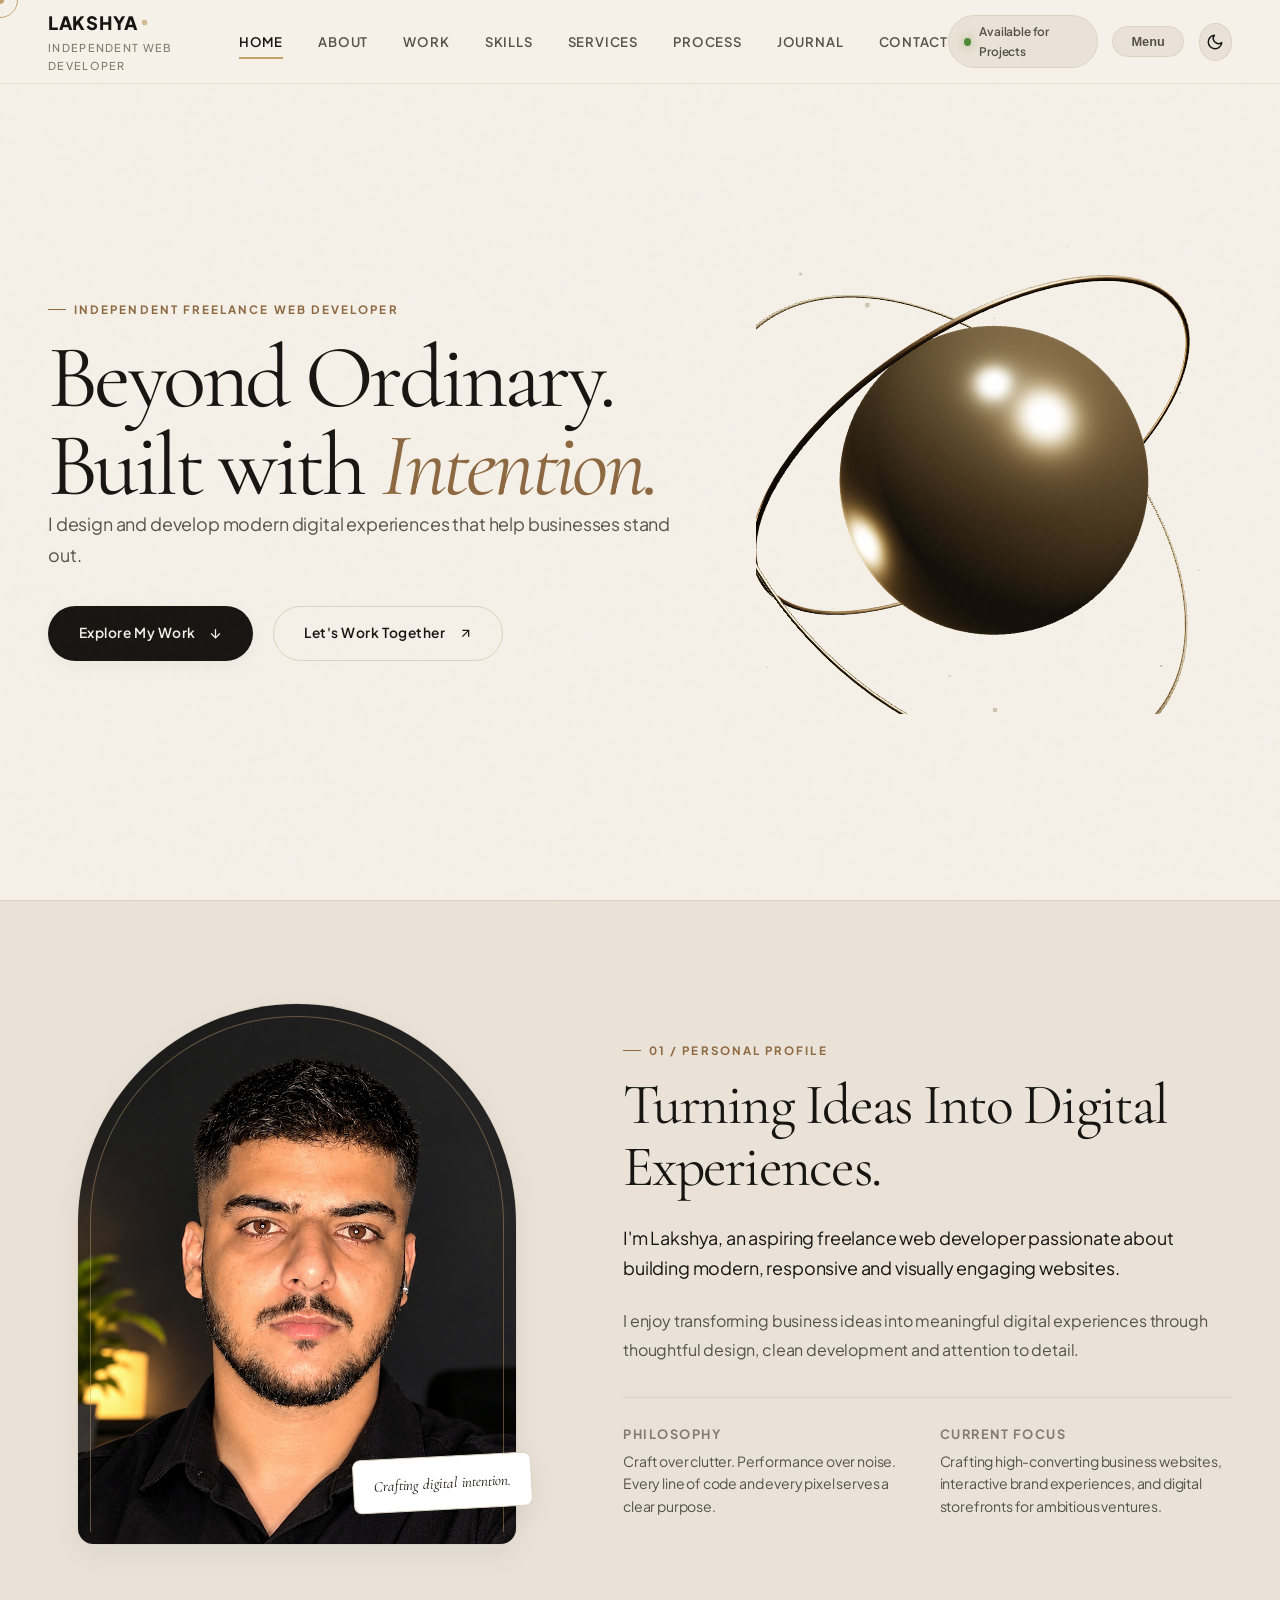
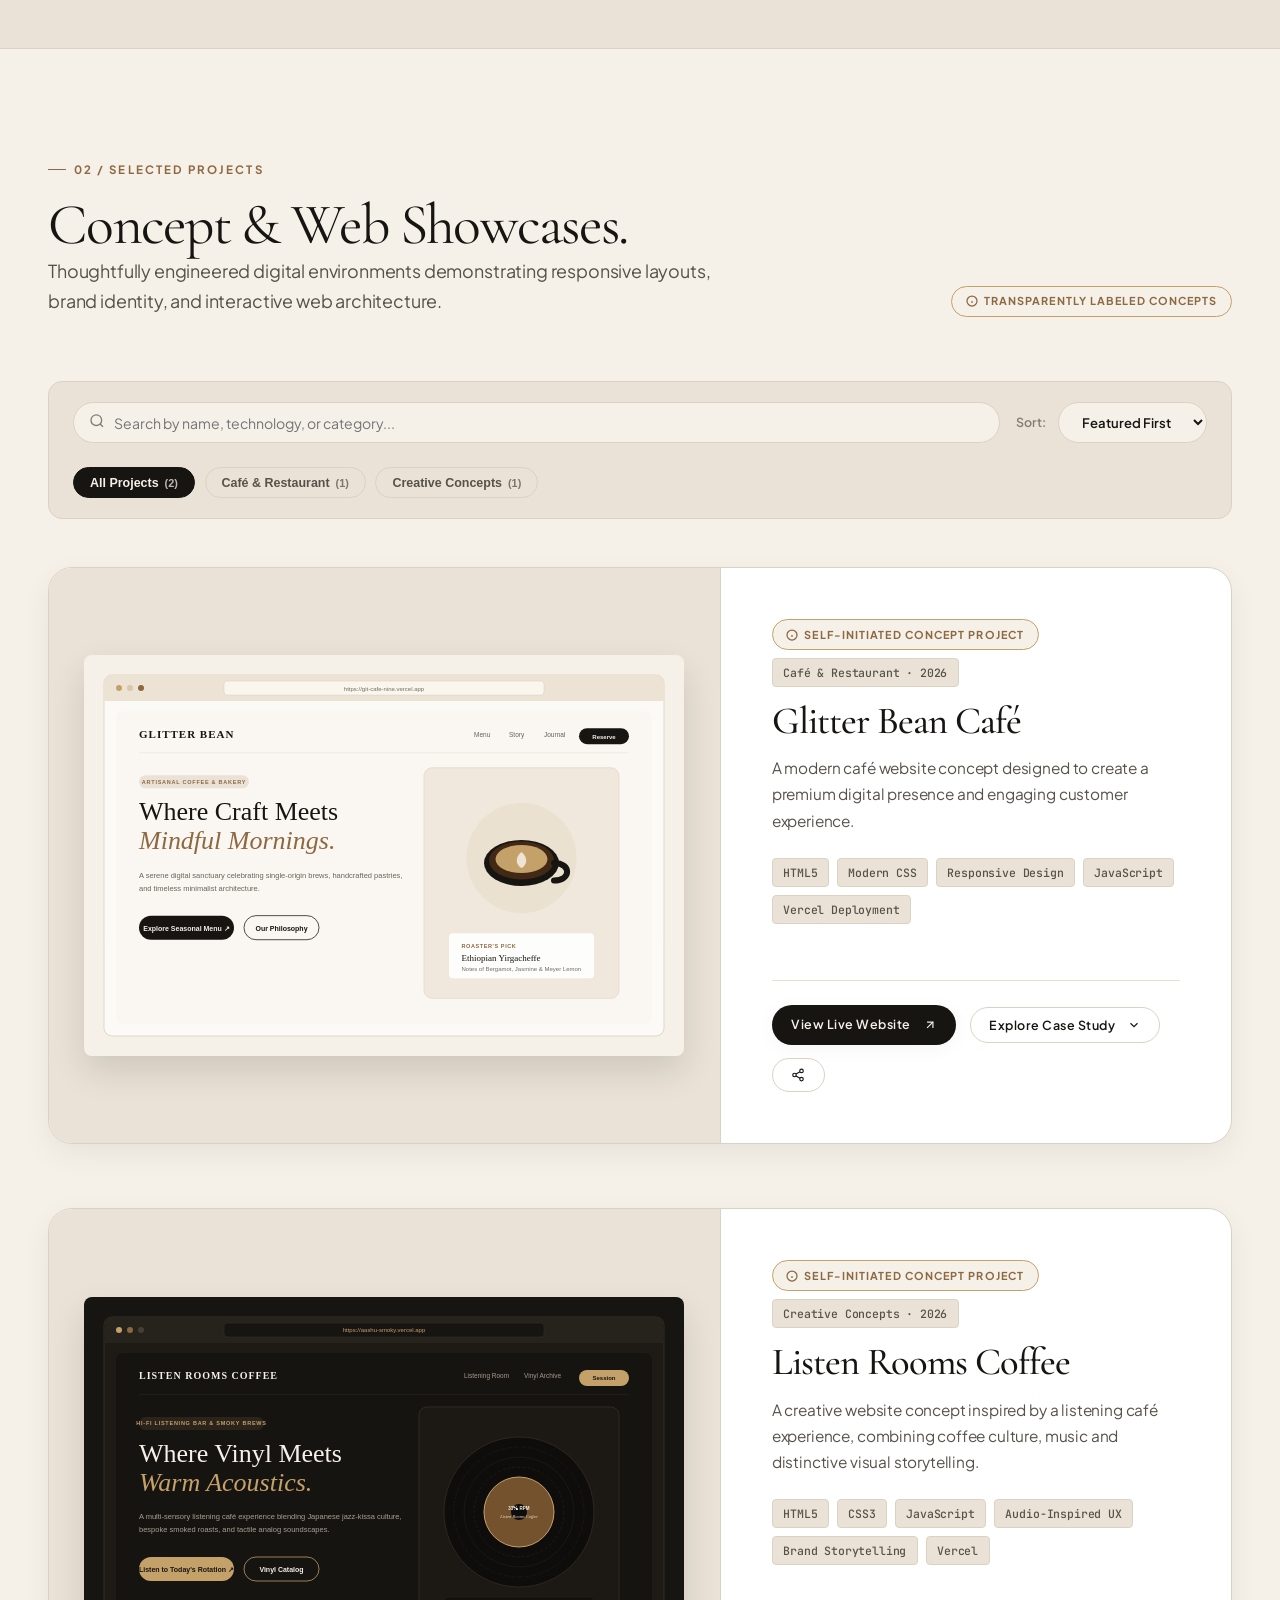
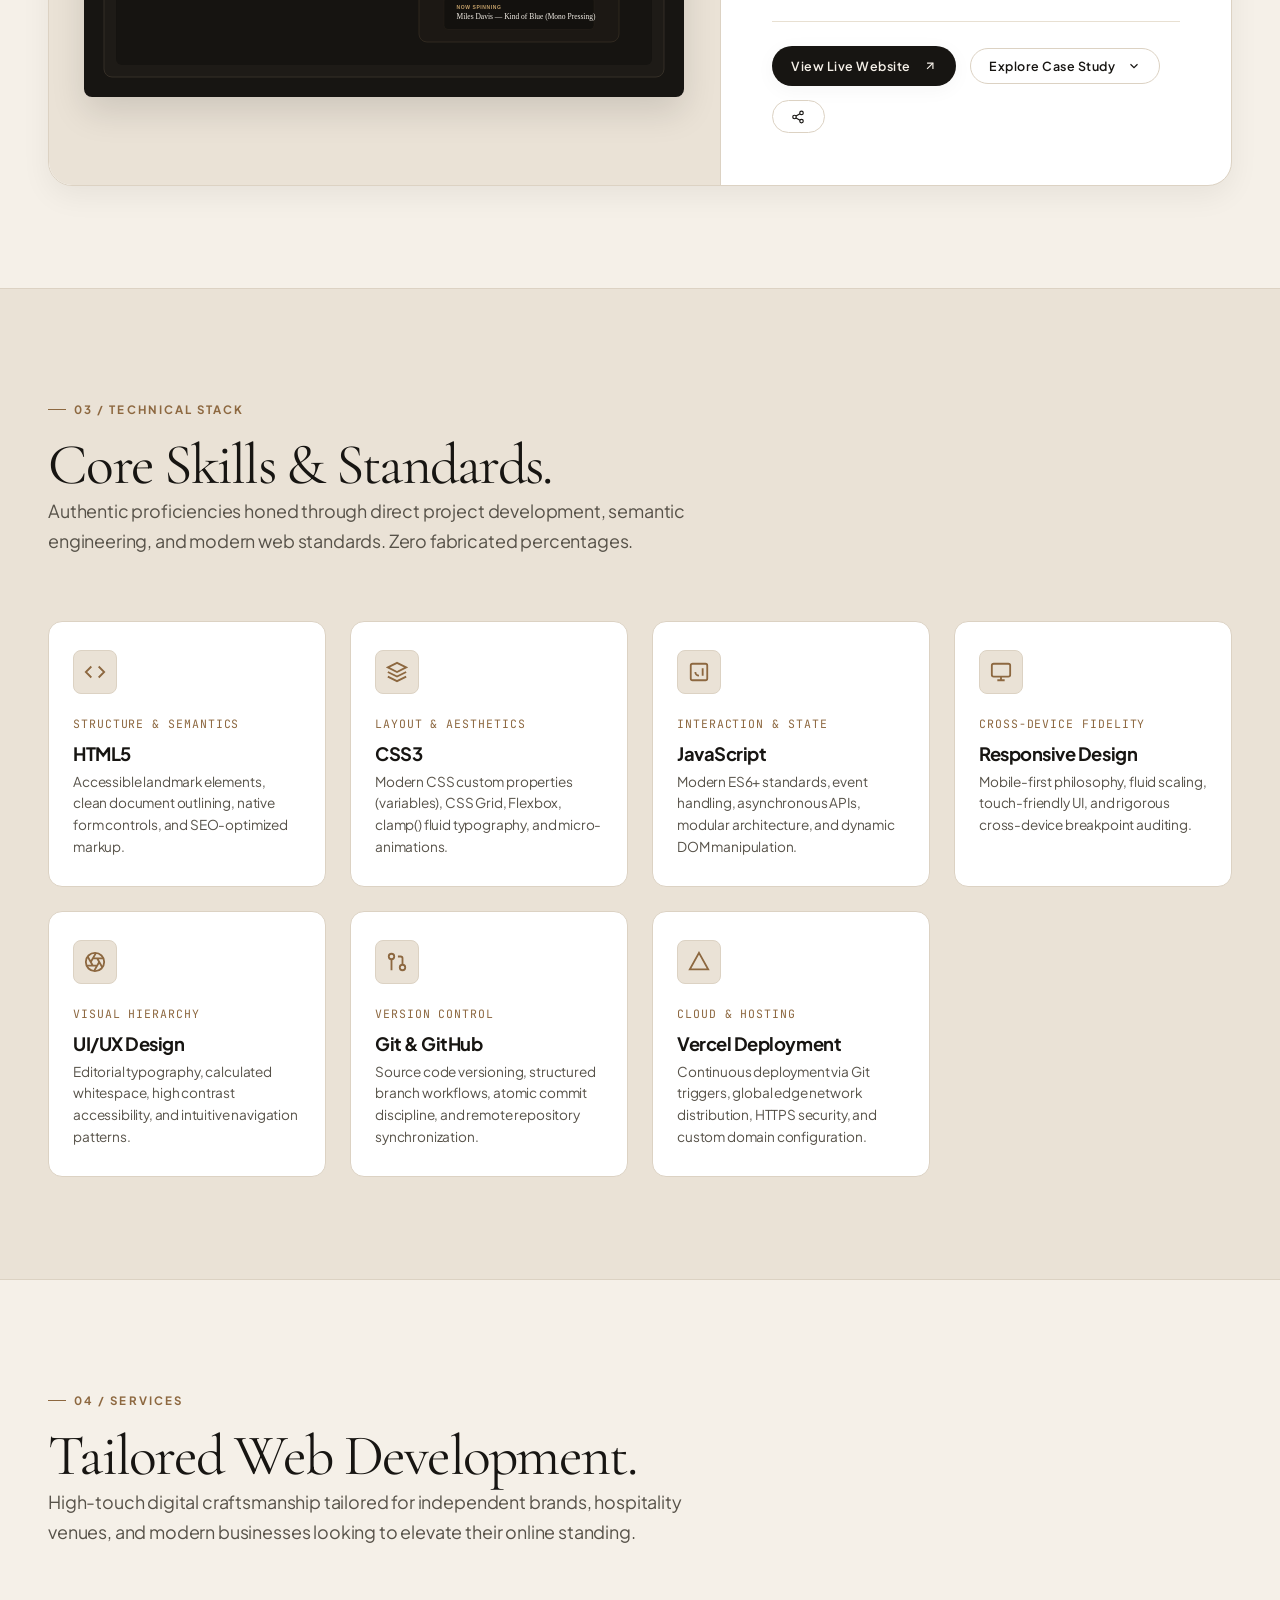
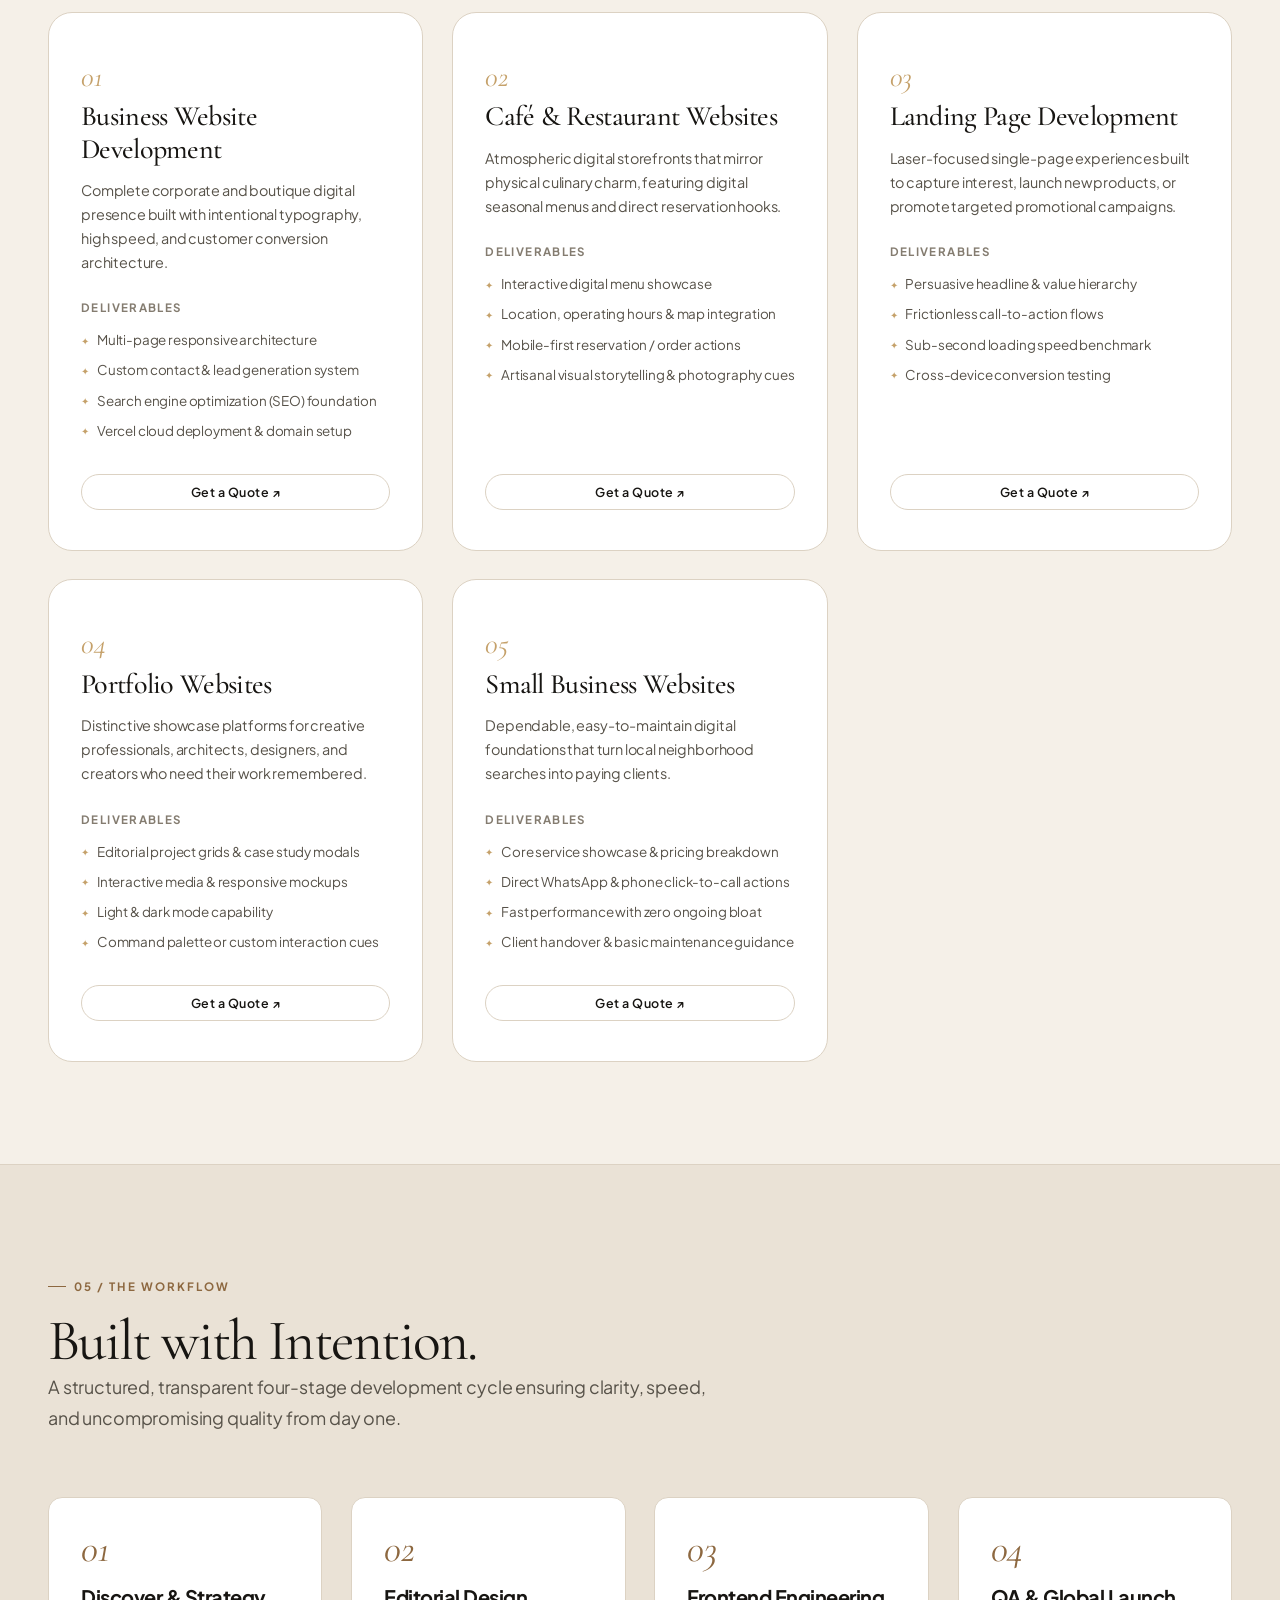
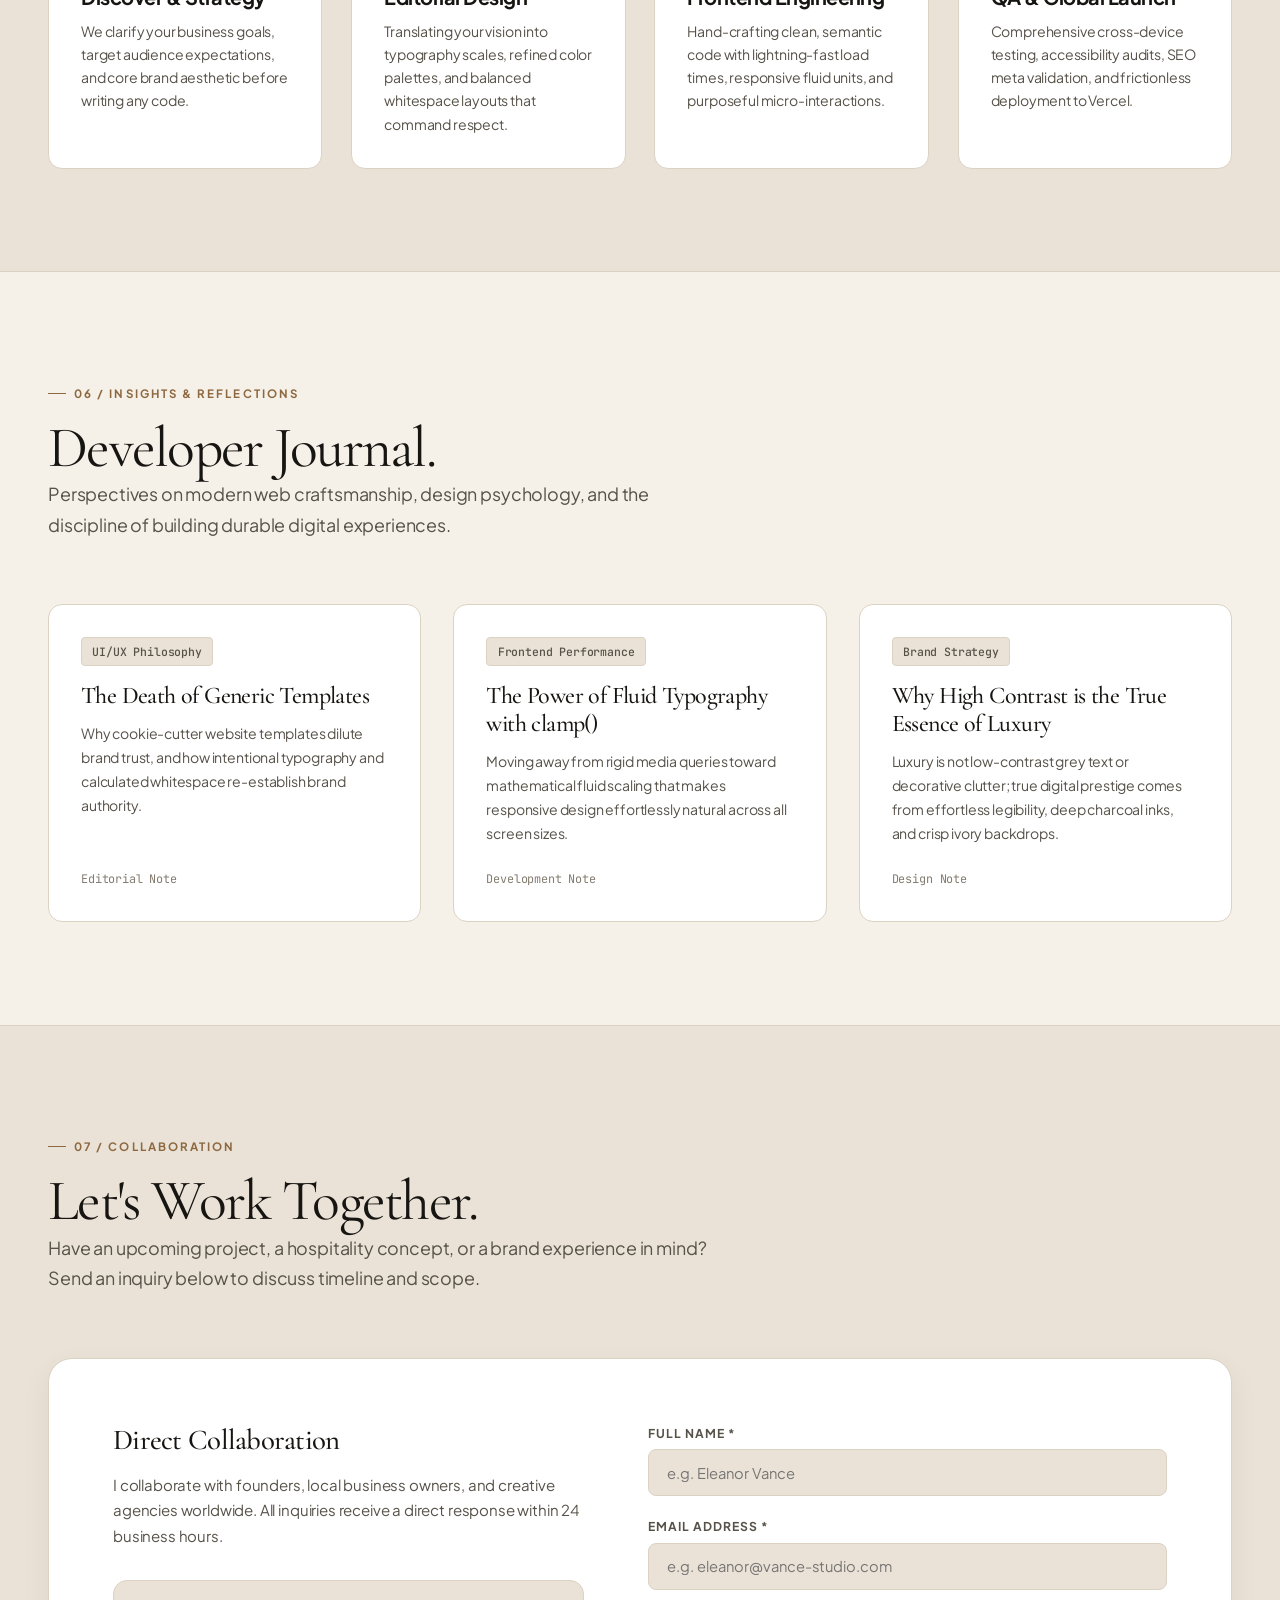
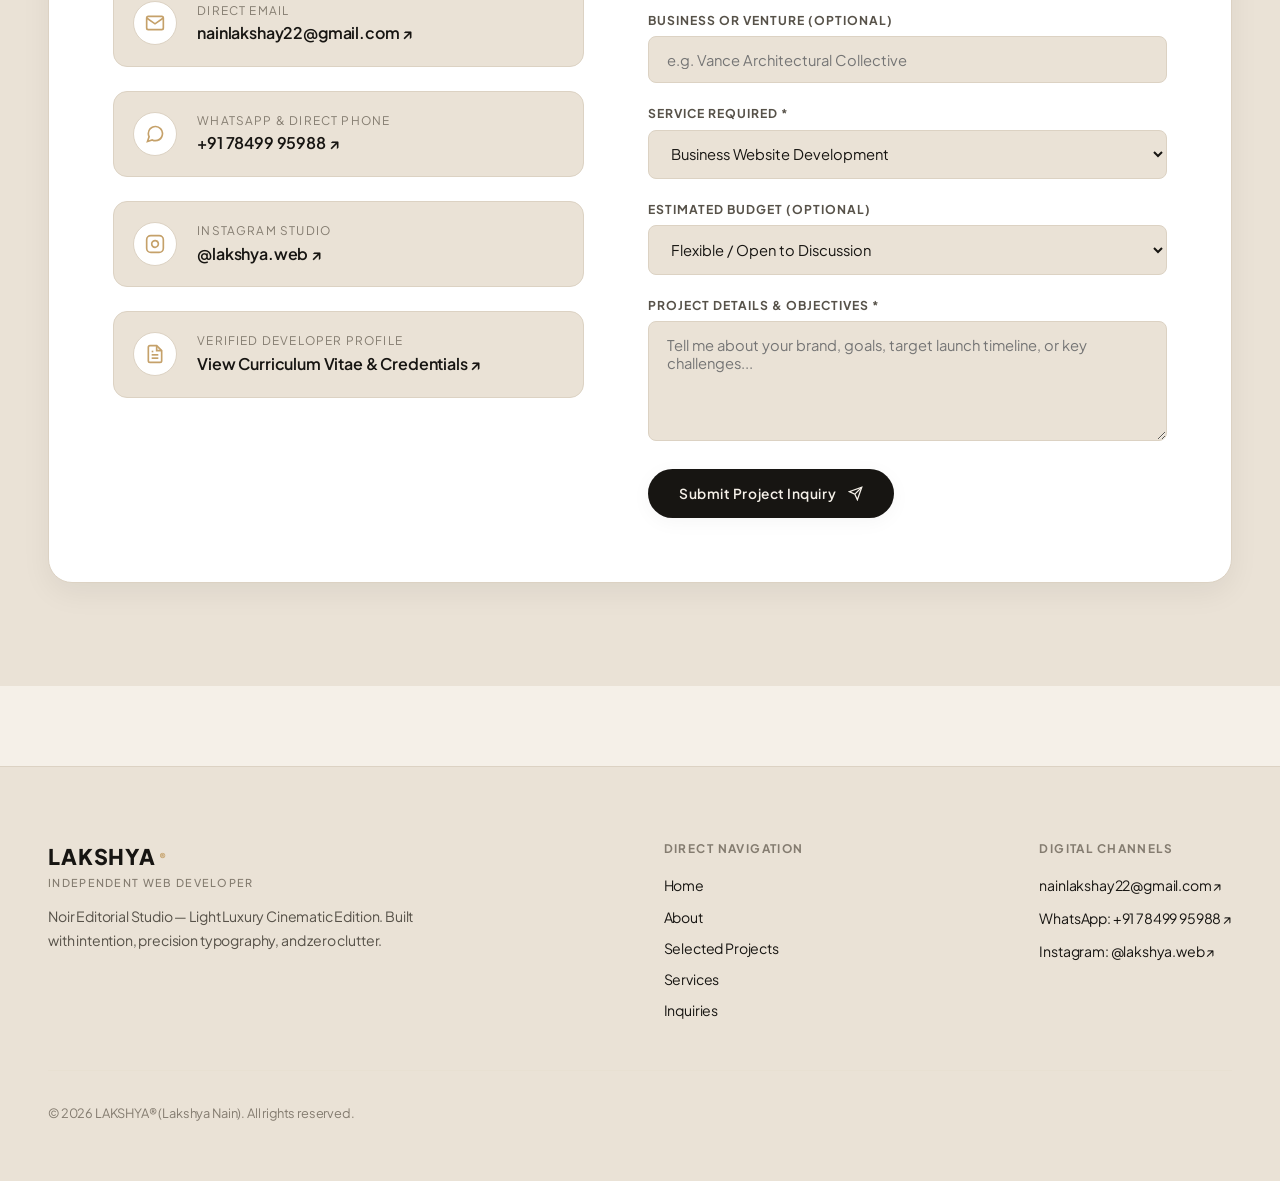
<file: index.html>
<!DOCTYPE html>
<html lang="en" data-theme="light">
<head>
  <meta charset="UTF-8">
  <meta name="viewport" content="width=device-width, initial-scale=1.0">
  <meta name="theme-color" content="#F5F0E8">
  <meta name="description" content="LAKSHYA® — Independent Freelance Web Developer. Crafting luxury editorial digital experiences, high-converting business websites, and bespoke web platforms with intention.">
  <meta name="keywords" content="Lakshya, Lakshya Nain, freelance web developer, luxury website design, frontend developer, portfolio, noir editorial studio">
  <meta name="author" content="Lakshya Nain">
  
  <!-- Open Graph / Facebook -->
  <meta property="og:type" content="website">
  <meta property="og:url" content="https://lakshya-portfolio.vercel.app/">
  <meta property="og:title" content="LAKSHYA® — Independent Freelance Web Developer">
  <meta property="og:description" content="Beyond Ordinary. Built with Intention. Digital experiences that help modern businesses stand out.">
  <meta property="og:image" content="public/images/lakshya-portrait.jpg">

  <!-- Twitter -->
  <meta property="twitter:card" content="summary_large_image">
  <meta property="twitter:title" content="LAKSHYA® — Independent Freelance Web Developer">
  <meta property="twitter:description" content="Beyond Ordinary. Built with Intention. Luxury editorial web design and development.">
  <meta property="twitter:image" content="public/images/lakshya-portrait.jpg">

  <title>LAKSHYA® — Independent Freelance Web Developer · Noir Editorial Studio</title>
  <link rel="icon" type="image/svg+xml" href="favicon.svg">

  <!-- Typography: Web fonts with graceful system fallback -->
  <link rel="preconnect" href="https://fonts.googleapis.com">
  <link rel="preconnect" href="https://fonts.gstatic.com" crossorigin>
  <link href="https://fonts.googleapis.com/css2?family=Cormorant+Garamond:ital,wght@0,400;0,500;0,600;1,400;1,600&family=Plus+Jakarta+Sans:wght@400;500;600;700;800&family=JetBrains+Mono:wght@400;500&display=swap" rel="stylesheet">

  <!-- Design System Stylesheets -->
  <link rel="stylesheet" href="public/css/tokens.css?v=4">
  <link rel="stylesheet" href="public/css/base.css?v=4">
  <link rel="stylesheet" href="public/css/layout.css?v=4">
  <link rel="stylesheet" href="public/css/components.css?v=4">

  <!-- Structured Data (JSON-LD) -->
  <script type="application/ld+json">
  {
    "@context": "https://schema.org",
    "@type": "Person",
    "name": "Lakshya Nain",
    "alternateName": "LAKSHYA®",
    "url": "https://lakshya-portfolio.vercel.app/",
    "jobTitle": "Independent Freelance Web Developer",
    "telephone": "+917849995988",
    "email": "nainlakshay22@gmail.com",
    "sameAs": [
      "https://www.instagram.com/lakshya.web/"
    ],
    "knowsAbout": ["Web Development", "Responsive Design", "UI/UX Design", "HTML5", "CSS3", "JavaScript"]
  }
  </script>
</head>
<body>
  <!-- Subtle Editorial Grain & Luxury Custom Cursor -->
  <div class="grain-overlay" aria-hidden="true"></div>
  <div class="scroll-progress-bar" aria-hidden="true"></div>
  <div class="custom-cursor" aria-hidden="true"></div>
  <div class="custom-cursor-follower" aria-hidden="true"></div>

  <!-- ==========================================================================
       SITE HEADER / STICKY NAVIGATION
       ========================================================================== -->
  <header class="site-header" id="site-header">
    <div class="page-container nav-container">
      <a href="#home" class="brand-wordmark" aria-label="LAKSHYA® Home">
        <span class="brand-name">LAKSHYA<sup>®</sup></span>
        <span class="brand-role">Independent Web Developer</span>
      </a>

      <!-- Desktop Navigation Links -->
      <nav class="desktop-nav" aria-label="Primary Navigation">
        <a href="#home">Home</a>
        <a href="#about">About</a>
        <a href="#work">Work</a>
        <a href="#skills">Skills</a>
        <a href="#services">Services</a>
        <a href="#process">Process</a>
        <a href="#journal">Journal</a>
        <a href="#contact">Contact</a>
      </nav>

      <!-- Header Utilities -->
      <div class="header-actions">
        <!-- Live Availability Pill -->
        <div class="availability-pill" title="Current Freelance Availability Status">
          <span class="dot"></span>
          <span>Available for Projects</span>
        </div>

        <!-- Header Menu Button -->
        <button class="btn-header-menu" id="btn-open-cmd" aria-label="Open Navigation Menu">
          <span>Menu</span>
        </button>

        <!-- Theme Toggle Button -->
        <button class="btn-theme-toggle" aria-label="Toggle Theme Mode">
          <svg width="18" height="18" viewBox="0 0 24 24" fill="none" stroke="currentColor" stroke-width="2"><path d="M21 12.79A9 9 0 1 1 11.21 3 7 7 0 0 0 21 12.79z"/></svg>
        </button>

        <!-- Mobile Drawer Toggle -->
        <button class="btn-mobile-toggle" id="btn-mobile-toggle" aria-label="Toggle Navigation Drawer" aria-expanded="false">
          <span></span>
          <span></span>
          <span></span>
        </button>
      </div>
    </div>
  </header>

  <!-- Mobile Drawer Menu -->
  <div class="mobile-drawer" id="mobile-drawer" aria-label="Mobile Navigation">
    <div class="mobile-nav-links">
      <a href="#home">Home <span>01</span></a>
      <a href="#about">About <span>02</span></a>
      <a href="#work">Work <span>03</span></a>
      <a href="#skills">Skills <span>04</span></a>
      <a href="#services">Services <span>05</span></a>
      <a href="#process">Process <span>06</span></a>
      <a href="#journal">Journal <span>07</span></a>
      <a href="#contact">Contact <span>08</span></a>
    </div>
    <div style="padding-top: 2rem; border-top: 1px solid var(--color-border); display: flex; flex-direction: column; gap: 0.8rem;">
      <p style="font-size: 0.8rem; color: var(--color-text-muted);">Inquiries: nainlakshay22@gmail.com</p>
      <a href="https://wa.me/917849995988" target="_blank" rel="noopener noreferrer" style="font-size: 0.85rem; font-weight: 600; color: var(--color-text-primary);">WhatsApp: +91 78499 95988 ↗</a>
      <a href="https://www.instagram.com/lakshya.web/" target="_blank" rel="noopener noreferrer" style="font-size: 0.85rem; font-weight: 600; color: var(--color-text-primary);">Instagram: @lakshya.web ↗</a>
      <div class="availability-pill" style="align-self: flex-start; margin-top: 0.4rem;">
        <span class="dot"></span>
        <span>Available for Projects</span>
      </div>
    </div>
  </div>

  <main id="main-content">
    <!-- ==========================================================================
         PHASE 3 — CINEMATIC INTERACTIVE HERO
         ========================================================================== -->
    <section class="hero-section" id="home">
      <div class="page-container hero-grid">
        <div class="hero-headline-wrap">
          <span class="section-label">Independent Freelance Web Developer</span>
          <h1 class="display-title">
            Beyond Ordinary.<br>
            Built with <em>Intention.</em>
          </h1>
          <p class="lead-text" style="max-width: 520px; margin-top: 1.5rem;">
            I design and develop modern digital experiences that help businesses stand out.
          </p>
          <div class="hero-actions-group">
            <a href="#work" class="btn btn-primary">
              Explore My Work
              <svg width="15" height="15" viewBox="0 0 24 24" fill="none" stroke="currentColor" stroke-width="2"><line x1="12" y1="5" x2="12" y2="19"/><polyline points="19 12 12 19 5 12"/></svg>
            </a>
            <a href="#contact" class="btn btn-secondary">
              Let's Work Together
              <svg width="15" height="15" viewBox="0 0 24 24" fill="none" stroke="currentColor" stroke-width="2"><line x1="7" y1="17" x2="17" y2="7"/><polyline points="7 7 17 7 17 17"/></svg>
            </a>
          </div>
        </div>

        <!-- 3D Interactive Three.js Scene with Graceful Fallback -->
        <div class="hero-canvas-container" id="hero-3d-container">
          <canvas id="hero-3d-canvas" aria-label="Interactive 3D Architectural Sphere"></canvas>
          <div class="hero-3d-fallback" aria-hidden="true"></div>
        </div>
      </div>
    </section>

    <!-- ==========================================================================
         PHASE 4 — MY PERSONAL PROFILE & PHOTO (ABOUT SECTION)
         ========================================================================== -->
    <section class="about-section" id="about" style="background-color: var(--color-bg-secondary); border-top: 1px solid var(--color-border); border-bottom: 1px solid var(--color-border);">
      <div class="page-container about-grid">
        <!-- Exact Preserved Portrait Photo -->
        <div class="portrait-wrapper">
          <div class="portrait-frame">
            <img src="public/images/lakshya-portrait.jpg" alt="Lakshya — Independent Web Developer" class="portrait-img" loading="lazy">
          </div>
          <div class="portrait-signature-badge">
            <span>Crafting digital intention.</span>
          </div>
        </div>

        <!-- Editorial About Copy -->
        <div class="about-content">
          <span class="section-label">01 / Personal Profile</span>
          <h2 class="section-title" style="margin-bottom: 1.5rem;">Turning Ideas Into Digital Experiences.</h2>
          <p class="lead-text" style="margin-bottom: 1.5rem; color: var(--color-text-primary);">
            I'm Lakshya, an aspiring freelance web developer passionate about building modern, responsive and visually engaging websites.
          </p>
          <p style="margin-bottom: 1.5rem; line-height: 1.8;">
            I enjoy transforming business ideas into meaningful digital experiences through thoughtful design, clean development and attention to detail.
          </p>

          <div style="display: grid; grid-template-columns: 1fr 1fr; gap: 1.5rem; margin-top: 2rem; border-top: 1px solid var(--color-border); padding-top: 1.8rem;">
            <div>
              <h3 style="font-size: 0.8rem; font-weight: 700; text-transform: uppercase; letter-spacing: 0.12em; color: var(--color-text-muted); margin-bottom: 0.5rem;">Philosophy</h3>
              <p style="font-size: 0.88rem; line-height: 1.6;">Craft over clutter. Performance over noise. Every line of code and every pixel serves a clear purpose.</p>
            </div>
            <div>
              <h3 style="font-size: 0.8rem; font-weight: 700; text-transform: uppercase; letter-spacing: 0.12em; color: var(--color-text-muted); margin-bottom: 0.5rem;">Current Focus</h3>
              <p style="font-size: 0.88rem; line-height: 1.6;">Crafting high-converting business websites, interactive brand experiences, and digital storefronts for ambitious ventures.</p>
            </div>
          </div>
        </div>
      </div>
    </section>

    <!-- ==========================================================================
         PHASE 5 — ADVANCED PROJECT MANAGEMENT & SHOWCASE
         ========================================================================== -->
    <section class="projects-section" id="work">
      <div class="page-container">
        <div class="section-header">
          <div class="section-header-left">
            <span class="section-label">02 / Selected Projects</span>
            <h2 class="section-title">Concept &amp; Web Showcases.</h2>
            <p class="lead-text">
              Thoughtfully engineered digital environments demonstrating responsive layouts, brand identity, and interactive web architecture.
            </p>
          </div>
          <div class="concept-badge">
            <svg width="12" height="12" viewBox="0 0 24 24" fill="none" stroke="currentColor" stroke-width="2.5"><circle cx="12" cy="12" r="10"/><line x1="12" y1="16" x2="12" y2="12"/><line x1="12" y1="8" x2="12.01" y2="8"/></svg>
            Transparently Labeled Concepts
          </div>
        </div>

        <!-- Filter & Search Controls -->
        <div class="projects-filter-bar">
          <div class="filter-bar-top">
            <div class="search-box-wrapper">
              <span class="search-icon">
                <svg width="16" height="16" viewBox="0 0 24 24" fill="none" stroke="currentColor" stroke-width="2"><circle cx="11" cy="11" r="8"/><line x1="21" y1="21" x2="16.65" y2="16.65"/></svg>
              </span>
              <input type="text" id="project-search-input" class="search-input" placeholder="Search by name, technology, or category...">
            </div>

            <div class="filter-sort-wrapper">
              <label for="project-sort-select" style="font-size: 0.78rem; font-weight: 600; color: var(--color-text-muted);">Sort:</label>
              <select id="project-sort-select" class="sort-select">
                <option value="featured">Featured First</option>
                <option value="newest">Newest First</option>
                <option value="oldest">Oldest First</option>
              </select>
            </div>
          </div>

          <!-- Category Tags Filter -->
          <div class="category-tags-list">
            <button class="category-filter-btn active" data-category="all">
              All Projects <span class="count-badge">(2)</span>
            </button>
            <button class="category-filter-btn" data-category="cafe-restaurant">
              Café &amp; Restaurant <span class="count-badge">(1)</span>
            </button>
            <button class="category-filter-btn" data-category="creative-concepts">
              Creative Concepts <span class="count-badge">(1)</span>
            </button>
          </div>
        </div>

        <!-- Dynamic Projects Grid -->
        <div class="projects-grid" id="projects-list-container">
          <!-- Populated dynamically via public/js/projects.js -->
        </div>

        <!-- Empty State (Hidden by default) -->
        <div id="projects-empty-state" style="display: none; text-align: center; padding: 4rem 2rem; background-color: var(--color-bg-secondary); border: 1px dashed var(--color-border); border-radius: var(--radius-md);">
          <h4 style="font-size: 1.2rem; margin-bottom: 0.5rem;">No matching projects found</h4>
          <p style="font-size: 0.88rem; color: var(--color-text-secondary); margin-bottom: 1.5rem;">Try modifying your keyword search or selected category filter.</p>
          <button id="clear-filters-btn" class="btn btn-secondary btn-sm">Clear All Filters</button>
        </div>
      </div>
    </section>

    <!-- ==========================================================================
         PHASE 6 — SKILLS & EXPERTISE
         ========================================================================== -->
    <section class="skills-section" id="skills" style="background-color: var(--color-bg-secondary); border-top: 1px solid var(--color-border); border-bottom: 1px solid var(--color-border);">
      <div class="page-container">
        <div class="section-header">
          <div class="section-header-left">
            <span class="section-label">03 / Technical Stack</span>
            <h2 class="section-title">Core Skills &amp; Standards.</h2>
            <p class="lead-text">
              Authentic proficiencies honed through direct project development, semantic engineering, and modern web standards. Zero fabricated percentages.
            </p>
          </div>
        </div>

        <div class="skills-grid">
          <!-- HTML5 -->
          <div class="skill-card">
            <div class="skill-icon-wrap">
              <svg width="22" height="22" viewBox="0 0 24 24" fill="none" stroke="currentColor" stroke-width="2"><polyline points="16 18 22 12 16 6"/><polyline points="8 6 2 12 8 18"/></svg>
            </div>
            <span class="skill-focus-tag">Structure &amp; Semantics</span>
            <h3 class="skill-name">HTML5</h3>
            <p class="skill-desc">Accessible landmark elements, clean document outlining, native form controls, and SEO-optimized markup.</p>
          </div>

          <!-- CSS3 -->
          <div class="skill-card">
            <div class="skill-icon-wrap">
              <svg width="22" height="22" viewBox="0 0 24 24" fill="none" stroke="currentColor" stroke-width="2"><polygon points="12 2 2 7 12 12 22 7 12 2"/><polyline points="2 17 12 22 22 17"/><polyline points="2 12 12 17 22 12"/></svg>
            </div>
            <span class="skill-focus-tag">Layout &amp; Aesthetics</span>
            <h3 class="skill-name">CSS3</h3>
            <p class="skill-desc">Modern CSS custom properties (variables), CSS Grid, Flexbox, clamp() fluid typography, and micro-animations.</p>
          </div>

          <!-- JavaScript -->
          <div class="skill-card">
            <div class="skill-icon-wrap">
              <svg width="22" height="22" viewBox="0 0 24 24" fill="none" stroke="currentColor" stroke-width="2"><rect x="3" y="3" width="18" height="18" rx="2"/><path d="M16 8v8"/><path d="M12 16a4 4 0 0 1-4-4"/></svg>
            </div>
            <span class="skill-focus-tag">Interaction &amp; State</span>
            <h3 class="skill-name">JavaScript</h3>
            <p class="skill-desc">Modern ES6+ standards, event handling, asynchronous APIs, modular architecture, and dynamic DOM manipulation.</p>
          </div>

          <!-- Responsive Web Design -->
          <div class="skill-card">
            <div class="skill-icon-wrap">
              <svg width="22" height="22" viewBox="0 0 24 24" fill="none" stroke="currentColor" stroke-width="2"><rect x="2" y="3" width="20" height="14" rx="2"/><line x1="8" y1="21" x2="16" y2="21"/><line x1="12" y1="17" x2="12" y2="21"/></svg>
            </div>
            <span class="skill-focus-tag">Cross-Device Fidelity</span>
            <h3 class="skill-name">Responsive Design</h3>
            <p class="skill-desc">Mobile-first philosophy, fluid scaling, touch-friendly UI, and rigorous cross-device breakpoint auditing.</p>
          </div>

          <!-- UI/UX Design -->
          <div class="skill-card">
            <div class="skill-icon-wrap">
              <svg width="22" height="22" viewBox="0 0 24 24" fill="none" stroke="currentColor" stroke-width="2"><circle cx="12" cy="12" r="10"/><path d="M14.31 8l5.74 9.94M9.69 8h11.48M7.38 12l5.74-9.94M9.69 16L3.95 6.06M14.31 16H2.83M16.62 12l-5.74 9.94"/></svg>
            </div>
            <span class="skill-focus-tag">Visual Hierarchy</span>
            <h3 class="skill-name">UI/UX Design</h3>
            <p class="skill-desc">Editorial typography, calculated whitespace, high contrast accessibility, and intuitive navigation patterns.</p>
          </div>

          <!-- Git & GitHub -->
          <div class="skill-card">
            <div class="skill-icon-wrap">
              <svg width="22" height="22" viewBox="0 0 24 24" fill="none" stroke="currentColor" stroke-width="2"><circle cx="18" cy="18" r="3"/><circle cx="6" cy="6" r="3"/><path d="M13 6h3a2 2 0 0 1 2 2v7"/><line x1="6" y1="9" x2="6" y2="21"/></svg>
            </div>
            <span class="skill-focus-tag">Version Control</span>
            <h3 class="skill-name">Git &amp; GitHub</h3>
            <p class="skill-desc">Source code versioning, structured branch workflows, atomic commit discipline, and remote repository synchronization.</p>
          </div>

          <!-- Vercel Deployment -->
          <div class="skill-card">
            <div class="skill-icon-wrap">
              <svg width="22" height="22" viewBox="0 0 24 24" fill="none" stroke="currentColor" stroke-width="2"><polygon points="12 2 22 20 2 20 12 2"/></svg>
            </div>
            <span class="skill-focus-tag">Cloud &amp; Hosting</span>
            <h3 class="skill-name">Vercel Deployment</h3>
            <p class="skill-desc">Continuous deployment via Git triggers, global edge network distribution, HTTPS security, and custom domain configuration.</p>
          </div>
        </div>
      </div>
    </section>

    <!-- ==========================================================================
         PHASE 7 — SERVICES
         ========================================================================== -->
    <section class="services-section" id="services">
      <div class="page-container">
        <div class="section-header">
          <div class="section-header-left">
            <span class="section-label">04 / Services</span>
            <h2 class="section-title">Tailored Web Development.</h2>
            <p class="lead-text">
              High-touch digital craftsmanship tailored for independent brands, hospitality venues, and modern businesses looking to elevate their online standing.
            </p>
          </div>
        </div>

        <div class="services-grid">
          <!-- Service 1 -->
          <div class="service-card">
            <div>
              <span class="service-index">01</span>
              <h3 class="service-title">Business Website Development</h3>
              <p class="service-desc">Complete corporate and boutique digital presence built with intentional typography, high speed, and customer conversion architecture.</p>
              <p class="service-deliverables-title">Deliverables</p>
              <ul class="service-deliverables">
                <li>Multi-page responsive architecture</li>
                <li>Custom contact &amp; lead generation system</li>
                <li>Search engine optimization (SEO) foundation</li>
                <li>Vercel cloud deployment &amp; domain setup</li>
              </ul>
            </div>
            <button class="btn btn-secondary btn-sm btn-inquire-service" data-service="Business Website Development">
              Get a Quote ↗
            </button>
          </div>

          <!-- Service 2 -->
          <div class="service-card">
            <div>
              <span class="service-index">02</span>
              <h3 class="service-title">Café &amp; Restaurant Websites</h3>
              <p class="service-desc">Atmospheric digital storefronts that mirror physical culinary charm, featuring digital seasonal menus and direct reservation hooks.</p>
              <p class="service-deliverables-title">Deliverables</p>
              <ul class="service-deliverables">
                <li>Interactive digital menu showcase</li>
                <li>Location, operating hours &amp; map integration</li>
                <li>Mobile-first reservation / order actions</li>
                <li>Artisanal visual storytelling &amp; photography cues</li>
              </ul>
            </div>
            <button class="btn btn-secondary btn-sm btn-inquire-service" data-service="Café & Restaurant Websites">
              Get a Quote ↗
            </button>
          </div>

          <!-- Service 3 -->
          <div class="service-card">
            <div>
              <span class="service-index">03</span>
              <h3 class="service-title">Landing Page Development</h3>
              <p class="service-desc">Laser-focused single-page experiences built to capture interest, launch new products, or promote targeted promotional campaigns.</p>
              <p class="service-deliverables-title">Deliverables</p>
              <ul class="service-deliverables">
                <li>Persuasive headline &amp; value hierarchy</li>
                <li>Frictionless call-to-action flows</li>
                <li>Sub-second loading speed benchmark</li>
                <li>Cross-device conversion testing</li>
              </ul>
            </div>
            <button class="btn btn-secondary btn-sm btn-inquire-service" data-service="Landing Page Development">
              Get a Quote ↗
            </button>
          </div>

          <!-- Service 4 -->
          <div class="service-card">
            <div>
              <span class="service-index">04</span>
              <h3 class="service-title">Portfolio Websites</h3>
              <p class="service-desc">Distinctive showcase platforms for creative professionals, architects, designers, and creators who need their work remembered.</p>
              <p class="service-deliverables-title">Deliverables</p>
              <ul class="service-deliverables">
                <li>Editorial project grids &amp; case study modals</li>
                <li>Interactive media &amp; responsive mockups</li>
                <li>Light &amp; dark mode capability</li>
                <li>Command palette or custom interaction cues</li>
              </ul>
            </div>
            <button class="btn btn-secondary btn-sm btn-inquire-service" data-service="Portfolio Websites">
              Get a Quote ↗
            </button>
          </div>

          <!-- Service 5 -->
          <div class="service-card">
            <div>
              <span class="service-index">05</span>
              <h3 class="service-title">Small Business Websites</h3>
              <p class="service-desc">Dependable, easy-to-maintain digital foundations that turn local neighborhood searches into paying clients.</p>
              <p class="service-deliverables-title">Deliverables</p>
              <ul class="service-deliverables">
                <li>Core service showcase &amp; pricing breakdown</li>
                <li>Direct WhatsApp &amp; phone click-to-call actions</li>
                <li>Fast performance with zero ongoing bloat</li>
                <li>Client handover &amp; basic maintenance guidance</li>
              </ul>
            </div>
            <button class="btn btn-secondary btn-sm btn-inquire-service" data-service="Small Business Websites">
              Get a Quote ↗
            </button>
          </div>
        </div>
      </div>
    </section>

    <!-- ==========================================================================
         DEVELOPMENT PROCESS SECTION
         ========================================================================== -->
    <section class="process-section" id="process" style="background-color: var(--color-bg-secondary); border-top: 1px solid var(--color-border); border-bottom: 1px solid var(--color-border);">
      <div class="page-container">
        <div class="section-header">
          <div class="section-header-left">
            <span class="section-label">05 / The Workflow</span>
            <h2 class="section-title">Built with Intention.</h2>
            <p class="lead-text">
              A structured, transparent four-stage development cycle ensuring clarity, speed, and uncompromising quality from day one.
            </p>
          </div>
        </div>

        <div class="process-timeline">
          <div class="process-card">
            <div class="process-step-num">01</div>
            <h3 class="process-title">Discover &amp; Strategy</h3>
            <p class="process-desc">We clarify your business goals, target audience expectations, and core brand aesthetic before writing any code.</p>
          </div>

          <div class="process-card">
            <div class="process-step-num">02</div>
            <h3 class="process-title">Editorial Design</h3>
            <p class="process-desc">Translating your vision into typography scales, refined color palettes, and balanced whitespace layouts that command respect.</p>
          </div>

          <div class="process-card">
            <div class="process-step-num">03</div>
            <h3 class="process-title">Frontend Engineering</h3>
            <p class="process-desc">Hand-crafting clean, semantic code with lightning-fast load times, responsive fluid units, and purposeful micro-interactions.</p>
          </div>

          <div class="process-card">
            <div class="process-step-num">04</div>
            <h3 class="process-title">QA &amp; Global Launch</h3>
            <p class="process-desc">Comprehensive cross-device testing, accessibility audits, SEO meta validation, and frictionless deployment to Vercel.</p>
          </div>
        </div>
      </div>
    </section>

    <!-- ==========================================================================
         PHASE 11 — JOURNAL & INSIGHTS SECTION
         ========================================================================== -->
    <section class="journal-section" id="journal">
      <div class="page-container">
        <div class="section-header">
          <div class="section-header-left">
            <span class="section-label">06 / Insights &amp; Reflections</span>
            <h2 class="section-title">Developer Journal.</h2>
            <p class="lead-text">
              Perspectives on modern web craftsmanship, design psychology, and the discipline of building durable digital experiences.
            </p>
          </div>
        </div>

        <div style="display: grid; grid-template-columns: repeat(auto-fit, minmax(320px, 1fr)); gap: 2rem;">
          <article style="background-color: var(--color-bg-surface); border: 1px solid var(--color-border); border-radius: var(--radius-md); padding: 2rem; display: flex; flex-direction: column; justify-content: space-between;">
            <div>
              <span class="tech-tag" style="margin-bottom: 1rem;">UI/UX Philosophy</span>
              <h3 style="font-family: var(--font-serif); font-size: 1.5rem; margin-bottom: 0.8rem;">The Death of Generic Templates</h3>
              <p style="font-size: 0.88rem; line-height: 1.7; color: var(--color-text-secondary);">
                Why cookie-cutter website templates dilute brand trust, and how intentional typography and calculated whitespace re-establish brand authority.
              </p>
            </div>
            <span style="font-size: 0.74rem; font-family: var(--font-mono); color: var(--color-text-muted); margin-top: 1.5rem;">Editorial Note</span>
          </article>

          <article style="background-color: var(--color-bg-surface); border: 1px solid var(--color-border); border-radius: var(--radius-md); padding: 2rem; display: flex; flex-direction: column; justify-content: space-between;">
            <div>
              <span class="tech-tag" style="margin-bottom: 1rem;">Frontend Performance</span>
              <h3 style="font-family: var(--font-serif); font-size: 1.5rem; margin-bottom: 0.8rem;">The Power of Fluid Typography with clamp()</h3>
              <p style="font-size: 0.88rem; line-height: 1.7; color: var(--color-text-secondary);">
                Moving away from rigid media queries toward mathematical fluid scaling that makes responsive design effortlessly natural across all screen sizes.
              </p>
            </div>
            <span style="font-size: 0.74rem; font-family: var(--font-mono); color: var(--color-text-muted); margin-top: 1.5rem;">Development Note</span>
          </article>

          <article style="background-color: var(--color-bg-surface); border: 1px solid var(--color-border); border-radius: var(--radius-md); padding: 2rem; display: flex; flex-direction: column; justify-content: space-between;">
            <div>
              <span class="tech-tag" style="margin-bottom: 1rem;">Brand Strategy</span>
              <h3 style="font-family: var(--font-serif); font-size: 1.5rem; margin-bottom: 0.8rem;">Why High Contrast is the True Essence of Luxury</h3>
              <p style="font-size: 0.88rem; line-height: 1.7; color: var(--color-text-secondary);">
                Luxury is not low-contrast grey text or decorative clutter; true digital prestige comes from effortless legibility, deep charcoal inks, and crisp ivory backdrops.
              </p>
            </div>
            <span style="font-size: 0.74rem; font-family: var(--font-mono); color: var(--color-text-muted); margin-top: 1.5rem;">Design Note</span>
          </article>
        </div>
      </div>
    </section>

    <!-- ==========================================================================
         PHASE 8 / 10 — CONTACT & PROJECT INQUIRY SYSTEM
         ========================================================================== -->
    <section class="contact-section" id="contact" style="background-color: var(--color-bg-secondary); border-top: 1px solid var(--color-border);">
      <div class="page-container">
        <div class="section-header">
          <div class="section-header-left">
            <span class="section-label">07 / Collaboration</span>
            <h2 class="section-title">Let's Work Together.</h2>
            <p class="lead-text">
              Have an upcoming project, a hospitality concept, or a brand experience in mind? Send an inquiry below to discuss timeline and scope.
            </p>
          </div>
        </div>

        <div class="contact-container">
          <!-- Left Column: Direct Inquiries & Credentials -->
          <div class="contact-info-col">
            <h3 style="font-family: var(--font-serif); font-size: 1.8rem; margin-bottom: 1rem;">Direct Collaboration</h3>
            <p style="font-size: 0.94rem; line-height: 1.7; margin-bottom: 2rem;">
              I collaborate with founders, local business owners, and creative agencies worldwide. All inquiries receive a direct response within 24 business hours.
            </p>

            <div class="contact-direct-links">
              <!-- Email Card -->
              <a href="mailto:nainlakshay22@gmail.com" class="contact-method-card">
                <div class="contact-method-icon">
                  <svg width="20" height="20" viewBox="0 0 24 24" fill="none" stroke="currentColor" stroke-width="2"><path d="M4 4h16c1.1 0 2 .9 2 2v12c0 1.1-.9 2-2 2H4c-1.1 0-2-.9-2-2V6c0-1.1.9-2 2-2z"/><polyline points="22,6 12,13 2,6"/></svg>
                </div>
                <div>
                  <span style="font-size: 0.74rem; text-transform: uppercase; letter-spacing: 0.1em; color: var(--color-text-muted); display: block;">Direct Email</span>
                  <span style="font-weight: 600; color: var(--color-text-primary);">nainlakshay22@gmail.com ↗</span>
                </div>
              </a>

              <!-- WhatsApp & Direct Call Action -->
              <a href="https://wa.me/917849995988?text=Hi%20Lakshya,%20I%20would%20like%20to%20discuss%20a%20web%20development%20project." id="btn-whatsapp-contact" data-phone="917849995988" target="_blank" rel="noopener noreferrer" class="contact-method-card">
                <div class="contact-method-icon">
                  <svg width="20" height="20" viewBox="0 0 24 24" fill="none" stroke="currentColor" stroke-width="2"><path d="M21 11.5a8.38 8.38 0 0 1-.9 3.8 8.5 8.5 0 0 1-7.6 4.7 8.38 8.38 0 0 1-3.8-.9L3 21l1.9-5.7a8.38 8.38 0 0 1-.9-3.8 8.5 8.5 0 0 1 4.7-7.6 8.38 8.38 0 0 1 3.8-.9h.5a8.48 8.48 0 0 1 8 8v.5z"/></svg>
                </div>
                <div>
                  <span style="font-size: 0.74rem; text-transform: uppercase; letter-spacing: 0.1em; color: var(--color-text-muted); display: block;">WhatsApp &amp; Direct Phone</span>
                  <span style="font-weight: 600; color: var(--color-text-primary);">+91 78499 95988 ↗</span>
                </div>
              </a>

              <!-- Instagram Card -->
              <a href="https://www.instagram.com/lakshya.web/" target="_blank" rel="noopener noreferrer" class="contact-method-card">
                <div class="contact-method-icon">
                  <svg width="20" height="20" viewBox="0 0 24 24" fill="none" stroke="currentColor" stroke-width="2"><rect x="2" y="2" width="20" height="20" rx="5" ry="5"/><path d="M16 11.37A4 4 0 1 1 12.63 8 4 4 0 0 1 16 11.37z"/><line x1="17.5" y1="6.5" x2="17.51" y2="6.5"/></svg>
                </div>
                <div>
                  <span style="font-size: 0.74rem; text-transform: uppercase; letter-spacing: 0.1em; color: var(--color-text-muted); display: block;">Instagram Studio</span>
                  <span style="font-weight: 600; color: var(--color-text-primary);">@lakshya.web ↗</span>
                </div>
              </a>

              <!-- Verified Resume / Credentials Action -->
              <a href="#" id="btn-download-resume" class="contact-method-card">
                <div class="contact-method-icon">
                  <svg width="20" height="20" viewBox="0 0 24 24" fill="none" stroke="currentColor" stroke-width="2"><path d="M14 2H6a2 2 0 0 0-2 2v16a2 2 0 0 0 2 2h12a2 2 0 0 0 2-2V8z"/><polyline points="14 2 14 8 20 8"/><line x1="16" y1="13" x2="8" y2="13"/><line x1="16" y1="17" x2="8" y2="17"/><polyline points="10 9 9 9 8 9"/></svg>
                </div>
                <div>
                  <span style="font-size: 0.74rem; text-transform: uppercase; letter-spacing: 0.1em; color: var(--color-text-muted); display: block;">Verified Developer Profile</span>
                  <span style="font-weight: 600; color: var(--color-text-primary);">View Curriculum Vitae &amp; Credentials ↗</span>
                </div>
              </a>
            </div>
          </div>

          <!-- Right Column: Interactive Form -->
          <div class="contact-form-col">
            <form id="contact-form" class="contact-form" data-endpoint="NOT_CONFIGURED" novalidate>
              <!-- Anti-Spam Honeypot Field -->
              <div class="honeypot-field">
                <label for="company_website_url">Company URL (Leave blank)</label>
                <input type="text" id="company_website_url" name="company_website_url" tabindex="-1" autocomplete="off">
              </div>

              <!-- Full Name -->
              <div class="form-group">
                <label for="contact-name" class="form-label">Full Name *</label>
                <input type="text" id="contact-name" name="name" class="form-input" placeholder="e.g. Eleanor Vance" required>
                <span class="form-error">Please enter your full name.</span>
              </div>

              <!-- Email Address -->
              <div class="form-group">
                <label for="contact-email" class="form-label">Email Address *</label>
                <input type="email" id="contact-email" name="email" class="form-input" placeholder="e.g. eleanor@vance-studio.com" required>
                <span class="form-error">Please enter a valid email address.</span>
              </div>

              <!-- Business Name (Optional) -->
              <div class="form-group">
                <label for="contact-business" class="form-label">Business or Venture (Optional)</label>
                <input type="text" id="contact-business" name="business" class="form-input" placeholder="e.g. Vance Architectural Collective">
              </div>

              <!-- Service Required -->
              <div class="form-group">
                <label for="contact-service" class="form-label">Service Required *</label>
                <select id="contact-service" name="service" class="form-select" required>
                  <option value="Business Website Development">Business Website Development</option>
                  <option value="Café & Restaurant Websites">Café &amp; Restaurant Websites</option>
                  <option value="Landing Page Development">Landing Page Development</option>
                  <option value="Portfolio Websites">Portfolio Websites</option>
                  <option value="Small Business Websites">Small Business Websites</option>
                  <option value="General Consultation / Other">General Consultation / Other</option>
                </select>
              </div>

              <!-- Project Budget Tier -->
              <div class="form-group">
                <label for="contact-budget" class="form-label">Estimated Budget (Optional)</label>
                <select id="contact-budget" name="budget" class="form-select">
                  <option value="Flexible / Discussion">Flexible / Open to Discussion</option>
                  <option value="$500 - $1,500">$500 – $1,500</option>
                  <option value="$1,500 - $3,000">$1,500 – $3,000</option>
                  <option value="$3,000+">$3,000+</option>
                </select>
              </div>

              <!-- Message -->
              <div class="form-group">
                <label for="contact-message" class="form-label">Project Details &amp; Objectives *</label>
                <textarea id="contact-message" name="message" class="form-textarea" placeholder="Tell me about your brand, goals, target launch timeline, or key challenges..." required></textarea>
                <span class="form-error">Please share a brief message (minimum 10 characters).</span>
              </div>

              <!-- Real Status / Feedback Alert -->
              <div id="form-status-alert" class="form-status-alert"></div>

              <button type="submit" id="contact-submit-btn" class="btn btn-primary" style="align-self: flex-start; margin-top: 0.5rem;">
                Submit Project Inquiry
                <svg width="15" height="15" viewBox="0 0 24 24" fill="none" stroke="currentColor" stroke-width="2"><line x1="22" y1="2" x2="11" y2="13"/><polygon points="22 2 15 22 11 13 2 9 22 2"/></svg>
              </button>
            </form>
          </div>
        </div>
      </div>
    </section>
  </main>

  <!-- ==========================================================================
       FOOTER
       ========================================================================== -->
  <footer class="site-footer">
    <div class="page-container">
      <div class="footer-top">
        <div>
          <a href="#home" class="brand-wordmark" style="margin-bottom: 0.8rem;">
            <span class="brand-name" style="font-size: 1.35rem;">LAKSHYA<sup>®</sup></span>
            <span class="brand-role">Independent Web Developer</span>
          </a>
          <p style="max-width: 380px; font-size: 0.88rem; line-height: 1.7; color: var(--color-text-secondary);">
            Noir Editorial Studio — Light Luxury Cinematic Edition. Built with intention, precision typography, and zero clutter.
          </p>
        </div>

        <div>
          <p style="font-size: 0.74rem; font-weight: 700; text-transform: uppercase; letter-spacing: 0.12em; color: var(--color-text-muted); margin-bottom: 1rem;">Direct Navigation</p>
          <div style="display: flex; flex-direction: column; gap: 0.5rem; font-size: 0.88rem;">
            <a href="#home">Home</a>
            <a href="#about">About</a>
            <a href="#work">Selected Projects</a>
            <a href="#services">Services</a>
            <a href="#contact">Inquiries</a>
          </div>
        </div>

        <div>
          <p style="font-size: 0.74rem; font-weight: 700; text-transform: uppercase; letter-spacing: 0.12em; color: var(--color-text-muted); margin-bottom: 1rem;">Digital Channels</p>
          <div style="display: flex; flex-direction: column; gap: 0.6rem; font-size: 0.88rem;">
            <a href="mailto:nainlakshay22@gmail.com">nainlakshay22@gmail.com ↗</a>
            <a href="https://wa.me/917849995988?text=Hi%20Lakshya,%20I%20would%20like%20to%20discuss%20a%20web%20development%20project." target="_blank" rel="noopener noreferrer">WhatsApp: +91 78499 95988 ↗</a>
            <a href="https://www.instagram.com/lakshya.web/" target="_blank" rel="noopener noreferrer">Instagram: @lakshya.web ↗</a>
          </div>
        </div>
      </div>

      <div class="footer-bottom">
        <span>© 2026 LAKSHYA® (Lakshya Nain). All rights reserved.</span>
      </div>
    </div>
  </footer>

  <!-- ==========================================================================
       MODALS & OVERLAYS
       ========================================================================== -->

  <!-- Dedicated Case Study Modal -->
  <div class="modal-backdrop" id="case-study-modal-backdrop" aria-modal="true" role="dialog" aria-label="Detailed Project Case Study">
    <div class="case-study-modal">
      <div class="modal-header">
        <div>
          <span style="font-size: 0.72rem; text-transform: uppercase; letter-spacing: 0.1em; color: var(--color-text-muted);">Dedicated Case Study</span>
          <h3 style="font-family: var(--font-serif); font-size: 1.35rem;">Architectural Breakdown</h3>
        </div>
        <button class="modal-close-btn" id="case-study-modal-close" aria-label="Close Case Study Modal">✕</button>
      </div>
      <div class="modal-content-body" id="case-study-modal-content">
        <!-- Rendered dynamically via public/js/projects.js -->
      </div>
    </div>
  </div>

  <!-- Quick Navigation Menu Modal -->
  <div class="cmd-palette-backdrop" id="cmd-palette-backdrop" aria-modal="true" role="dialog" aria-label="Navigation Menu">
    <div class="cmd-palette-box">
      <div class="cmd-palette-input-wrap">
        <svg width="18" height="18" viewBox="0 0 24 24" fill="none" stroke="currentColor" stroke-width="2" style="color: var(--color-accent-gold);"><circle cx="11" cy="11" r="8"/><line x1="21" y1="21" x2="16.65" y2="16.65"/></svg>
        <input type="text" id="cmd-palette-input" class="cmd-palette-input" placeholder="Search sections, services, or actions..." autocomplete="off">
      </div>
      <ul class="cmd-palette-list" id="cmd-palette-list">
        <!-- Rendered dynamically via public/js/command-palette.js -->
      </ul>
      <div class="cmd-palette-footer">
        <span>Quick Menu &amp; Directory</span>
        <button id="btn-close-cmd-palette" style="background:none; border:none; color:var(--color-text-muted); cursor:pointer; font-size:0.75rem;">Close ✕</button>
      </div>
    </div>
  </div>

  <!-- Floating Back to Top Button -->
  <button class="btn-back-to-top" aria-label="Scroll back to top">
    <svg width="18" height="18" viewBox="0 0 24 24" fill="none" stroke="currentColor" stroke-width="2"><polyline points="18 15 12 9 6 15"/></svg>
  </button>

  <!-- Vendor Scripts (Local offline bundles) -->
  <script src="public/vendor/three.min.js"></script>
  <script src="public/vendor/gsap.min.js"></script>
  <script src="public/vendor/ScrollTrigger.min.js"></script>

  <!-- Master Application Script (ES Module) -->
  <script type="module" src="public/js/app.js?v=4"></script>
</body>
</html>
</file>
<file: public/css/tokens.css>
/* ==========================================================================
   LAKSHYA® DESIGN SYSTEM TOKENS
   Noir Editorial Studio — Light Luxury Cinematic Edition
   ========================================================================== */

:root {
  /* Color Palette — 70% Cream / 20% Charcoal / 10% Champagne Gold */
  --color-bg-primary: #F5F0E8;
  --color-bg-secondary: #EAE2D6;
  --color-bg-surface: #FFFFFF;
  --color-bg-surface-translucent: rgba(245, 240, 232, 0.85);
  --color-bg-dark: #171512;
  --color-bg-dark-surface: #201D19;
  
  --color-text-primary: #171512;
  --color-text-secondary: #575249;
  --color-text-muted: #847C70;
  --color-text-inverse: #F5F0E8;
  
  --color-accent-gold: #C5A16A;
  --color-accent-gold-light: #DFC79E;
  --color-accent-gold-dark: #8D6840;
  --color-accent-gold-glow: rgba(197, 161, 106, 0.28);
  
  --color-border: #DCD2C3;
  --color-border-subtle: #E8E0D2;
  --color-border-dark: #332D25;
  --color-border-focus: #C5A16A;
  
  --color-status-available: #4F8A38;
  --color-status-busy: #D9822B;
  
  /* Typography */
  --font-serif: "Cormorant Garamond", "Cinzel", "Georgia", "Times New Roman", serif;
  --font-sans: "Plus Jakarta Sans", -apple-system, BlinkMacSystemFont, "Segoe UI", Roboto, sans-serif;
  --font-mono: "JetBrains Mono", "SF Mono", Consolas, monospace;
  
  /* Scale & Spacing */
  --radius-xs: 4px;
  --radius-sm: 8px;
  --radius-md: 14px;
  --radius-lg: 24px;
  --radius-pill: 9999px;
  
  /* Shadows & Depth */
  --shadow-subtle: 0 4px 20px rgba(23, 21, 18, 0.04);
  --shadow-card: 0 10px 30px rgba(23, 21, 18, 0.06);
  --shadow-hover: 0 20px 45px rgba(23, 21, 18, 0.12);
  --shadow-gold: 0 8px 32px rgba(197, 161, 106, 0.25);
  --shadow-modal: 0 25px 80px rgba(23, 21, 18, 0.28);
  
  /* Transitions */
  --ease-cinematic: cubic-bezier(0.16, 1, 0.3, 1);
  --transition-fast: 0.2s var(--ease-cinematic);
  --transition-normal: 0.35s var(--ease-cinematic);
  --transition-slow: 0.65s var(--ease-cinematic);
  
  /* Layout */
  --container-max-width: 1280px;
  --header-height: 84px;
}

/* Dark Theme Overrides */
[data-theme="dark"] {
  --color-bg-primary: #12100E;
  --color-bg-secondary: #1A1714;
  --color-bg-surface: #1E1B17;
  --color-bg-surface-translucent: rgba(18, 16, 14, 0.88);
  --color-bg-dark: #0A0908;
  --color-bg-dark-surface: #141210;
  
  --color-text-primary: #F5F0E8;
  --color-text-secondary: #B8B0A2;
  --color-text-muted: #7A7265;
  --color-text-inverse: #171512;
  
  --color-border: #2D2720;
  --color-border-subtle: #221D17;
  --color-border-dark: #3F372D;
  
  --shadow-subtle: 0 4px 20px rgba(0, 0, 0, 0.4);
  --shadow-card: 0 10px 30px rgba(0, 0, 0, 0.55);
  --shadow-hover: 0 20px 45px rgba(0, 0, 0, 0.7);
  --shadow-gold: 0 8px 32px rgba(197, 161, 106, 0.35);
  --shadow-modal: 0 25px 80px rgba(0, 0, 0, 0.85);
}
</file>
<file: public/css/base.css>
/* ==========================================================================
   BASE & TYPOGRAPHY STYLES
   ========================================================================== */

*, *::before, *::after {
  box-sizing: border-box;
  margin: 0;
  padding: 0;
}

html {
  scroll-behavior: smooth;
  font-size: 16px;
  -webkit-text-size-adjust: 100%;
  overflow-x: hidden;
  width: 100%;
}

body {
  background-color: var(--color-bg-primary);
  color: var(--color-text-primary);
  font-family: var(--font-sans);
  font-weight: 400;
  line-height: 1.65;
  letter-spacing: -0.01em;
  -webkit-font-smoothing: antialiased;
  -moz-osx-font-smoothing: grayscale;
  overflow-x: hidden;
  width: 100%;
  position: relative;
  transition: background-color var(--transition-normal), color var(--transition-normal);
}

/* Background Film Grain Overlay */
.grain-overlay {
  position: fixed;
  inset: 0;
  width: 100%;
  height: 100%;
  pointer-events: none;
  z-index: 999;
  opacity: 0.025;
  background-image: url("data:image/svg+xml,%3Csvg viewBox='0 0 200 200' xmlns='http://www.w3.org/2000/svg'%3E%3Cfilter id='noiseFilter'%3E%3CfeTurbulence type='fractalNoise' baseFrequency='0.8' numOctaves='3' stitchTiles='stitch'/%3E%3C/filter%3E%3Crect width='100%25' height='100%25' filter='url(%23noiseFilter)'/%3E%3C/svg%3E");
}

/* Custom Luxury Cursor (Desktop Only) */
.custom-cursor {
  position: fixed;
  top: 0;
  left: 0;
  width: 8px;
  height: 8px;
  background-color: var(--color-accent-gold);
  border-radius: 50%;
  pointer-events: none;
  z-index: 9999;
  transform: translate(-50%, -50%);
  transition: transform 0.08s ease-out, opacity 0.2s ease, width 0.2s ease, height 0.2s ease;
  will-change: transform;
}

.custom-cursor-follower {
  position: fixed;
  top: 0;
  left: 0;
  width: 36px;
  height: 36px;
  border: 1px solid var(--color-accent-gold);
  border-radius: 50%;
  pointer-events: none;
  z-index: 9998;
  transform: translate(-50%, -50%);
  transition: transform 0.18s cubic-bezier(0.16, 1, 0.3, 1), border-color 0.2s ease, background-color 0.2s ease, width 0.25s ease, height 0.25s ease;
  will-change: transform;
}

.custom-cursor.hovering {
  transform: translate(-50%, -50%) scale(0.3);
  opacity: 0.4;
}

.custom-cursor-follower.hovering {
  transform: translate(-50%, -50%) scale(1.6);
  background-color: rgba(197, 161, 106, 0.12);
  border-color: var(--color-accent-gold);
}

@media (hover: none) or (pointer: coarse) {
  .custom-cursor,
  .custom-cursor-follower {
    display: none !important;
  }
}

/* Scroll Progress Bar */
.scroll-progress-bar {
  position: fixed;
  top: 0;
  left: 0;
  height: 3px;
  width: 0%;
  background: linear-gradient(90deg, var(--color-accent-gold), var(--color-accent-gold-light));
  z-index: 1001;
  transition: width 0.1s linear;
}

/* Typography Presets */
h1, h2, h3, h4, h5, h6 {
  color: var(--color-text-primary);
  font-weight: 500;
  line-height: 1.15;
  letter-spacing: -0.025em;
}

.font-serif {
  font-family: var(--font-serif);
}

.display-title {
  font-family: var(--font-serif);
  font-size: clamp(2.8rem, 7vw, 6.2rem);
  font-weight: 400;
  line-height: 0.98;
  letter-spacing: -0.04em;
}

.display-title em {
  font-style: italic;
  font-weight: 400;
  color: var(--color-accent-gold-dark);
}

[data-theme="dark"] .display-title em {
  color: var(--color-accent-gold);
}

.section-title {
  font-family: var(--font-serif);
  font-size: clamp(2.2rem, 4.5vw, 3.8rem);
  font-weight: 400;
  letter-spacing: -0.03em;
  line-height: 1.08;
}

.section-label {
  display: inline-flex;
  align-items: center;
  gap: 8px;
  font-family: var(--font-sans);
  font-size: 0.72rem;
  font-weight: 700;
  letter-spacing: 0.18em;
  text-transform: uppercase;
  color: var(--color-accent-gold-dark);
  margin-bottom: 0.9rem;
}

[data-theme="dark"] .section-label {
  color: var(--color-accent-gold);
}

.section-label::before {
  content: "";
  display: inline-block;
  width: 18px;
  height: 1px;
  background-color: currentColor;
}

.lead-text {
  font-size: clamp(1.05rem, 1.4vw, 1.25rem);
  line-height: 1.7;
  color: var(--color-text-secondary);
}

p {
  color: var(--color-text-secondary);
}

a {
  color: inherit;
  text-decoration: none;
  transition: color var(--transition-fast), opacity var(--transition-fast);
}

img {
  max-width: 100%;
  height: auto;
  display: block;
}

/* Accessibility: Focus visible */
:focus-visible {
  outline: 2px solid var(--color-border-focus);
  outline-offset: 4px;
}

/* Accessibility: Reduced Motion */
@media (prefers-reduced-motion: reduce) {
  html {
    scroll-behavior: auto !important;
  }
  
  *, *::before, *::after {
    animation-duration: 0.01ms !important;
    animation-iteration-count: 1 !important;
    transition-duration: 0.01ms !important;
    scroll-behavior: auto !important;
  }
}
</file>
<file: public/css/layout.css>
/* ==========================================================================
   LAYOUT & GRID SYSTEM
   ========================================================================== */

.page-container {
  width: 100%;
  max-width: var(--container-max-width);
  margin-left: auto;
  margin-right: auto;
  padding-left: clamp(1.25rem, 4vw, 3rem);
  padding-right: clamp(1.25rem, 4vw, 3rem);
}

/* ==========================================================================
   HEADER & NAVIGATION
   ========================================================================== */

.site-header {
  position: fixed;
  top: 0;
  left: 0;
  width: 100%;
  height: var(--header-height);
  z-index: 1000;
  background-color: var(--color-bg-surface-translucent);
  backdrop-filter: blur(16px);
  -webkit-backdrop-filter: blur(16px);
  border-bottom: 1px solid var(--color-border-subtle);
  transition: transform var(--transition-normal), background-color var(--transition-normal), border-color var(--transition-normal);
}

.site-header .nav-container {
  display: flex;
  align-items: center;
  justify-content: space-between;
  height: 100%;
}

.brand-wordmark {
  display: inline-flex;
  flex-direction: column;
  text-decoration: none;
}

.brand-wordmark .brand-name {
  font-family: var(--font-sans);
  font-size: 1.15rem;
  font-weight: 800;
  letter-spacing: 0.04em;
  color: var(--color-text-primary);
  display: flex;
  align-items: center;
  gap: 3px;
}

.brand-wordmark .brand-name sup {
  font-size: 0.65rem;
  color: var(--color-accent-gold);
}

.brand-wordmark .brand-role {
  font-size: 0.68rem;
  font-weight: 500;
  letter-spacing: 0.12em;
  text-transform: uppercase;
  color: var(--color-text-muted);
}

.desktop-nav {
  display: flex;
  align-items: center;
  gap: 2.2rem;
}

.desktop-nav a {
  font-size: 0.82rem;
  font-weight: 600;
  letter-spacing: 0.06em;
  text-transform: uppercase;
  color: var(--color-text-secondary);
  position: relative;
  padding: 0.4rem 0;
}

.desktop-nav a::after {
  content: "";
  position: absolute;
  bottom: 0;
  left: 0;
  width: 0%;
  height: 2px;
  background-color: var(--color-accent-gold);
  transition: width var(--transition-fast);
}

.desktop-nav a:hover,
.desktop-nav a.active {
  color: var(--color-text-primary);
}

.desktop-nav a:hover::after,
.desktop-nav a.active::after {
  width: 100%;
}

.header-actions {
  display: flex;
  align-items: center;
  gap: 0.9rem;
}

/* Menu button */
.btn-header-menu,
.btn-cmd-palette {
  display: inline-flex;
  align-items: center;
  justify-content: center;
  background-color: var(--color-bg-secondary);
  border: 1px solid var(--color-border);
  padding: 0.45rem 1.15rem;
  border-radius: var(--radius-pill);
  font-size: 0.8rem;
  font-weight: 600;
  color: var(--color-text-secondary);
  cursor: pointer;
  transition: all var(--transition-fast);
}

.btn-header-menu:hover,
.btn-cmd-palette:hover {
  background-color: var(--color-bg-surface);
  border-color: var(--color-accent-gold);
  color: var(--color-text-primary);
}

.btn-header-menu kbd,
.btn-cmd-palette kbd {
  display: none !important;
  visibility: hidden !important;
}

/* Theme Toggle Button */
.btn-theme-toggle {
  width: 38px;
  height: 38px;
  border-radius: 50%;
  border: 1px solid var(--color-border);
  background-color: var(--color-bg-secondary);
  color: var(--color-text-primary);
  display: inline-flex;
  align-items: center;
  justify-content: center;
  cursor: pointer;
  transition: all var(--transition-fast);
}

.btn-theme-toggle:hover {
  border-color: var(--color-accent-gold);
  color: var(--color-accent-gold);
  transform: rotate(15deg);
}

/* Mobile Hamburger Toggle */
.btn-mobile-toggle {
  display: none;
  flex-direction: column;
  justify-content: center;
  gap: 5px;
  width: 38px;
  height: 38px;
  border: 1px solid var(--color-border);
  background-color: var(--color-bg-secondary);
  border-radius: var(--radius-xs);
  padding: 8px;
  cursor: pointer;
}

.btn-mobile-toggle span {
  display: block;
  width: 100%;
  height: 2px;
  background-color: var(--color-text-primary);
  transition: transform var(--transition-fast), opacity var(--transition-fast);
}

.btn-mobile-toggle.active span:nth-child(1) {
  transform: translateY(7px) rotate(45deg);
}

.btn-mobile-toggle.active span:nth-child(2) {
  opacity: 0;
}

.btn-mobile-toggle.active span:nth-child(3) {
  transform: translateY(-7px) rotate(-45deg);
}

/* Mobile Drawer */
.mobile-drawer {
  position: fixed;
  top: var(--header-height);
  left: 0;
  width: 100%;
  height: calc(100vh - var(--header-height));
  background-color: var(--color-bg-primary);
  z-index: 999;
  padding: 2.5rem 1.5rem;
  display: flex;
  flex-direction: column;
  justify-content: space-between;
  transform: translateX(100%);
  transition: transform var(--transition-normal);
  overflow-y: auto;
}

.mobile-drawer.open {
  transform: translateX(0);
}

.mobile-nav-links {
  display: flex;
  flex-direction: column;
  gap: 1.5rem;
}

.mobile-nav-links a {
  font-family: var(--font-serif);
  font-size: 2.2rem;
  color: var(--color-text-primary);
  display: flex;
  align-items: center;
  justify-content: space-between;
  border-bottom: 1px solid var(--color-border-subtle);
  padding-bottom: 0.8rem;
}

.mobile-nav-links a span {
  font-size: 0.85rem;
  font-family: var(--font-mono);
  color: var(--color-accent-gold);
}

/* ==========================================================================
   SECTIONS
   ========================================================================== */

section {
  padding-top: clamp(4.5rem, 8vw, 8rem);
  padding-bottom: clamp(4.5rem, 8vw, 8rem);
  position: relative;
}

/* Section Header Bar */
.section-header {
  display: flex;
  justify-content: space-between;
  align-items: flex-end;
  margin-bottom: clamp(2.5rem, 5vw, 4.5rem);
  gap: 2rem;
  flex-wrap: wrap;
}

.section-header-left {
  max-width: 680px;
}

/* HERO SECTION */
.hero-section {
  min-height: 100vh;
  padding-top: calc(var(--header-height) + 2rem);
  padding-bottom: 4rem;
  display: flex;
  align-items: center;
  position: relative;
  overflow: hidden;
}

.hero-grid {
  display: grid;
  grid-template-columns: 1.15fr 0.85fr;
  align-items: center;
  gap: clamp(2rem, 5vw, 4.5rem);
  width: 100%;
}

.hero-canvas-container {
  position: relative;
  width: 100%;
  aspect-ratio: 1 / 1;
  max-width: 520px;
  margin: 0 auto;
}

#hero-3d-canvas {
  width: 100% !important;
  height: 100% !important;
  display: block;
}

/* Fallback for 3D */
.hero-3d-fallback {
  display: none;
  width: 100%;
  height: 100%;
  border-radius: 50%;
  background: radial-gradient(circle at 35% 35%, #DFC79E 0%, #C5A16A 45%, #8D6840 75%, #171512 100%);
  box-shadow: 0 25px 60px rgba(197, 161, 106, 0.35);
  position: relative;
}

.hero-3d-fallback::after {
  content: "";
  position: absolute;
  inset: -15px;
  border-radius: 50%;
  border: 1px solid var(--color-accent-gold);
  opacity: 0.4;
  animation: spinSlow 30s linear infinite;
}

@keyframes spinSlow {
  from { transform: rotate(0deg); }
  to { transform: rotate(360deg); }
}

/* ABOUT SECTION */
.about-grid {
  display: grid;
  grid-template-columns: 0.9fr 1.1fr;
  align-items: center;
  gap: clamp(2.5rem, 6vw, 5.5rem);
}

.portrait-wrapper {
  position: relative;
  max-width: 440px;
  margin: 0 auto;
}

.portrait-frame {
  position: relative;
  border-radius: 240px 240px 18px 18px;
  overflow: hidden;
  background-color: var(--color-bg-secondary);
  border: 1px solid var(--color-border);
  box-shadow: var(--shadow-card);
}

.portrait-frame::before {
  content: "";
  position: absolute;
  inset: 12px;
  border: 1px solid rgba(197, 161, 106, 0.45);
  border-bottom: 0;
  border-radius: 230px 230px 0 0;
  pointer-events: none;
  z-index: 2;
}

.portrait-img {
  width: 100%;
  height: 540px;
  object-fit: cover;
  object-position: center 18%;
  filter: contrast(1.02) brightness(0.99);
  transition: transform var(--transition-slow);
}

.portrait-frame:hover .portrait-img {
  transform: scale(1.03);
}

.portrait-signature-badge {
  position: absolute;
  right: -15px;
  bottom: 35px;
  background: var(--color-bg-surface);
  border: 1px solid var(--color-border);
  border-radius: var(--radius-sm);
  padding: 0.85rem 1.25rem;
  box-shadow: var(--shadow-card);
  font-family: var(--font-serif);
  font-style: italic;
  font-size: 0.95rem;
  color: var(--color-text-primary);
  transform: rotate(-3deg);
  z-index: 3;
}

/* PROJECTS SECTION */
.projects-filter-bar {
  display: flex;
  flex-direction: column;
  gap: 1.5rem;
  margin-bottom: 3rem;
  background-color: var(--color-bg-secondary);
  border: 1px solid var(--color-border);
  border-radius: var(--radius-md);
  padding: 1.25rem 1.5rem;
}

.filter-bar-top {
  display: flex;
  align-items: center;
  justify-content: space-between;
  gap: 1rem;
  flex-wrap: wrap;
}

.search-box-wrapper {
  position: relative;
  flex: 1;
  min-width: 260px;
}

.search-input {
  width: 100%;
  background-color: var(--color-bg-primary);
  border: 1px solid var(--color-border);
  border-radius: var(--radius-pill);
  padding: 0.65rem 1.25rem 0.65rem 2.5rem;
  font-size: 0.88rem;
  color: var(--color-text-primary);
  font-family: var(--font-sans);
  transition: border-color var(--transition-fast);
}

.search-input:focus {
  border-color: var(--color-accent-gold);
}

.search-icon {
  position: absolute;
  left: 1rem;
  top: 50%;
  transform: translateY(-50%);
  color: var(--color-text-muted);
  pointer-events: none;
}

.filter-sort-wrapper {
  display: flex;
  align-items: center;
  gap: 0.75rem;
}

.sort-select {
  background-color: var(--color-bg-primary);
  border: 1px solid var(--color-border);
  border-radius: var(--radius-pill);
  padding: 0.65rem 1.2rem;
  font-size: 0.82rem;
  font-weight: 600;
  color: var(--color-text-primary);
  font-family: var(--font-sans);
  cursor: pointer;
}

.category-tags-list {
  display: flex;
  gap: 0.6rem;
  flex-wrap: wrap;
}

.category-filter-btn {
  background: transparent;
  border: 1px solid var(--color-border);
  border-radius: var(--radius-pill);
  padding: 0.45rem 1rem;
  font-size: 0.78rem;
  font-weight: 600;
  color: var(--color-text-secondary);
  cursor: pointer;
  display: inline-flex;
  align-items: center;
  gap: 6px;
  transition: all var(--transition-fast);
}

.category-filter-btn:hover {
  border-color: var(--color-accent-gold);
  color: var(--color-text-primary);
}

.category-filter-btn.active {
  background-color: var(--color-text-primary);
  color: var(--color-text-inverse);
  border-color: var(--color-text-primary);
}

.category-filter-btn .count-badge {
  font-size: 0.68rem;
  opacity: 0.75;
}

.projects-grid {
  display: grid;
  grid-template-columns: 1fr;
  gap: 4rem;
}

/* SKILLS SECTION */
.skills-grid {
  display: grid;
  grid-template-columns: repeat(auto-fill, minmax(260px, 1fr));
  gap: 1.5rem;
}

/* SERVICES SECTION */
.services-grid {
  display: grid;
  grid-template-columns: repeat(auto-fill, minmax(340px, 1fr));
  gap: 1.8rem;
}

/* PROCESS SECTION */
.process-timeline {
  display: grid;
  grid-template-columns: repeat(auto-fit, minmax(260px, 1fr));
  gap: 1.8rem;
  position: relative;
}

/* FOOTER */
.site-footer {
  border-top: 1px solid var(--color-border);
  background-color: var(--color-bg-secondary);
  padding-top: 4.5rem;
  padding-bottom: 3.5rem;
  margin-top: 5rem;
}

.footer-top {
  display: flex;
  justify-content: space-between;
  align-items: flex-start;
  gap: 3rem;
  flex-wrap: wrap;
  padding-bottom: 3rem;
  border-bottom: 1px solid var(--color-border-subtle);
}

.footer-bottom {
  display: flex;
  justify-content: space-between;
  align-items: center;
  padding-top: 2rem;
  font-size: 0.8rem;
  color: var(--color-text-muted);
  flex-wrap: wrap;
  gap: 1rem;
}

/* Responsive Media Queries */
@media (max-width: 1024px) {
  .hero-grid {
    grid-template-columns: 1fr;
    text-align: center;
    gap: 3rem;
  }
  
  .hero-actions-group {
    justify-content: center;
  }
  
  .about-grid {
    grid-template-columns: 1fr;
  }
  
  .portrait-wrapper {
    max-width: 380px;
  }
}

@media (max-width: 820px) {
  .desktop-nav,
  .btn-cmd-palette {
    display: none;
  }
  
  .btn-mobile-toggle {
    display: flex;
  }
  
  .services-grid {
    grid-template-columns: 1fr;
  }
}

@media (max-width: 768px) {
  :root {
    --header-height: 72px;
  }

  section {
    padding-top: 3.5rem !important;
    padding-bottom: 3.5rem !important;
  }

  .hero-section {
    min-height: auto !important;
    padding-top: calc(var(--header-height) + 1.25rem) !important;
    padding-bottom: 2.5rem !important;
  }

  .hero-grid {
    grid-template-columns: 1fr;
    gap: 2rem;
    text-align: center;
  }

  .hero-canvas-container {
    max-width: 250px;
    margin: 1rem auto 0;
  }

  .site-header .availability-pill {
    display: none !important;
  }

  .brand-wordmark {
    flex-shrink: 0;
  }

  .brand-wordmark .brand-name {
    font-size: 1.05rem;
  }

  .header-actions {
    gap: 0.5rem;
  }

  .display-title {
    font-size: clamp(2.2rem, 9vw, 3.2rem);
  }

  .section-title {
    font-size: clamp(1.8rem, 6.5vw, 2.5rem);
  }

  .services-grid {
    grid-template-columns: 1fr !important;
    gap: 1.5rem;
  }

  .skills-grid {
    grid-template-columns: 1fr !important;
    gap: 1rem;
  }

  .process-timeline {
    grid-template-columns: 1fr !important;
    gap: 1.25rem;
  }

  .projects-filter-bar {
    padding: 1rem;
    gap: 1rem;
  }

  .filter-bar-top {
    flex-direction: column;
    align-items: stretch;
  }

  .search-box-wrapper {
    min-width: 100%;
  }

  .filter-sort-wrapper {
    justify-content: space-between;
  }

  .project-media-col {
    padding: 1rem !important;
  }

  .project-info-col {
    padding: 1.5rem 1.25rem !important;
  }
}

@media (max-width: 480px) {
  .portrait-wrapper {
    max-width: 280px;
  }
  
  .portrait-img {
    height: 380px;
  }
  
  .portrait-signature-badge {
    right: 0;
    bottom: 10px;
    font-size: 0.8rem;
    padding: 0.6rem 1rem;
  }

  .page-container {
    padding-left: 1rem;
    padding-right: 1rem;
  }
}
</file>
<file: public/css/components.css>
/* ==========================================================================
   COMPONENTS & UI ELEMENTS
   ========================================================================== */

/* --------------------------------------------------------------------------
   Buttons
   -------------------------------------------------------------------------- */
.btn {
  display: inline-flex;
  align-items: center;
  justify-content: center;
  gap: 0.75rem;
  padding: 0.95rem 1.85rem;
  border-radius: var(--radius-pill);
  font-family: var(--font-sans);
  font-size: 0.86rem;
  font-weight: 600;
  letter-spacing: 0.04em;
  cursor: pointer;
  text-decoration: none;
  transition: all var(--transition-fast);
  border: 1px solid transparent;
}

.btn-primary {
  background-color: var(--color-text-primary);
  color: var(--color-text-inverse);
  box-shadow: var(--shadow-subtle);
}

.btn-primary:hover {
  background-color: #332E27;
  transform: translateY(-2px);
  box-shadow: var(--shadow-card);
}

[data-theme="dark"] .btn-primary:hover {
  background-color: #E2D9CD;
}

.btn-secondary {
  background-color: transparent;
  color: var(--color-text-primary);
  border-color: var(--color-border);
}

.btn-secondary:hover {
  border-color: var(--color-accent-gold);
  color: var(--color-accent-gold-dark);
  background-color: var(--color-bg-secondary);
  transform: translateY(-2px);
}

[data-theme="dark"] .btn-secondary:hover {
  color: var(--color-accent-gold);
}

.btn-gold {
  background-color: var(--color-accent-gold);
  color: #171512;
}

.btn-gold:hover {
  background-color: var(--color-accent-gold-light);
  transform: translateY(-2px);
  box-shadow: var(--shadow-gold);
}

.btn-sm {
  padding: 0.55rem 1.15rem;
  font-size: 0.78rem;
}

.hero-actions-group {
  display: flex;
  align-items: center;
  gap: 1.25rem;
  flex-wrap: wrap;
  margin-top: 2.2rem;
}

/* --------------------------------------------------------------------------
   Badges & Pills
   -------------------------------------------------------------------------- */
.concept-badge {
  display: inline-flex;
  align-items: center;
  gap: 6px;
  background-color: var(--color-bg-primary);
  color: var(--color-accent-gold-dark);
  border: 1px solid var(--color-accent-gold);
  border-radius: var(--radius-pill);
  padding: 0.35rem 0.85rem;
  font-size: 0.68rem;
  font-weight: 700;
  letter-spacing: 0.1em;
  text-transform: uppercase;
}

[data-theme="dark"] .concept-badge {
  color: var(--color-accent-gold-light);
}

.availability-pill {
  display: inline-flex;
  align-items: center;
  gap: 8px;
  background-color: var(--color-bg-secondary);
  border: 1px solid var(--color-border);
  border-radius: var(--radius-pill);
  padding: 0.4rem 0.95rem;
  font-size: 0.74rem;
  font-weight: 600;
  color: var(--color-text-secondary);
}

.availability-pill .dot {
  width: 8px;
  height: 8px;
  border-radius: 50%;
  background-color: var(--color-status-available);
  box-shadow: 0 0 10px rgba(79, 138, 56, 0.5);
  animation: pulseGreen 2.2s infinite;
}

@keyframes pulseGreen {
  0% { transform: scale(0.95); opacity: 0.8; }
  50% { transform: scale(1.15); opacity: 1; }
  100% { transform: scale(0.95); opacity: 0.8; }
}

.tech-tag {
  display: inline-flex;
  align-items: center;
  background-color: var(--color-bg-secondary);
  border: 1px solid var(--color-border);
  color: var(--color-text-secondary);
  border-radius: var(--radius-xs);
  padding: 0.25rem 0.65rem;
  font-size: 0.72rem;
  font-family: var(--font-mono);
  font-weight: 500;
}

/* --------------------------------------------------------------------------
   Project Cards & Showcase
   -------------------------------------------------------------------------- */
.project-card {
  background-color: var(--color-bg-surface);
  border: 1px solid var(--color-border);
  border-radius: var(--radius-lg);
  overflow: hidden;
  box-shadow: var(--shadow-card);
  transition: transform var(--transition-normal), box-shadow var(--transition-normal), border-color var(--transition-normal);
  display: grid;
  grid-template-columns: 1.25fr 0.95fr;
  align-items: stretch;
}

.project-card:hover {
  transform: translateY(-4px);
  box-shadow: var(--shadow-hover);
  border-color: var(--color-accent-gold);
}

.project-media-col {
  position: relative;
  background-color: var(--color-bg-secondary);
  border-right: 1px solid var(--color-border);
  padding: 2.2rem;
  display: flex;
  align-items: center;
  justify-content: center;
  overflow: hidden;
}

.browser-mockup {
  width: 100%;
  border-radius: var(--radius-sm);
  box-shadow: 0 15px 35px rgba(0, 0, 0, 0.12);
  transition: transform var(--transition-normal);
}

.project-card:hover .browser-mockup {
  transform: scale(1.02);
}

.project-info-col {
  padding: clamp(2rem, 4vw, 3.2rem);
  display: flex;
  flex-direction: column;
  justify-content: space-between;
  gap: 1.5rem;
}

.project-header-meta {
  display: flex;
  justify-content: space-between;
  align-items: center;
  margin-bottom: 0.75rem;
  flex-wrap: wrap;
  gap: 0.5rem;
}

.project-title {
  font-family: var(--font-serif);
  font-size: clamp(1.8rem, 3vw, 2.5rem);
  font-weight: 500;
  margin-bottom: 0.75rem;
  color: var(--color-text-primary);
}

.project-desc {
  font-size: 0.96rem;
  line-height: 1.7;
  color: var(--color-text-secondary);
  margin-bottom: 1.5rem;
}

.project-tags-list {
  display: flex;
  flex-wrap: wrap;
  gap: 0.5rem;
  margin-bottom: 2rem;
}

.project-actions {
  display: flex;
  align-items: center;
  gap: 0.85rem;
  flex-wrap: wrap;
  border-top: 1px solid var(--color-border-subtle);
  padding-top: 1.5rem;
}

@media (max-width: 900px) {
  .project-card {
    grid-template-columns: 1fr;
  }
  
  .project-media-col {
    border-right: none;
    border-bottom: 1px solid var(--color-border);
    padding: 1.5rem;
  }
}

/* --------------------------------------------------------------------------
   Skills Cards
   -------------------------------------------------------------------------- */
.skill-card {
  background-color: var(--color-bg-surface);
  border: 1px solid var(--color-border);
  border-radius: var(--radius-md);
  padding: 1.75rem 1.5rem;
  transition: all var(--transition-fast);
  position: relative;
  overflow: hidden;
}

.skill-card::before {
  content: "";
  position: absolute;
  top: 0;
  left: 0;
  width: 3px;
  height: 0%;
  background-color: var(--color-accent-gold);
  transition: height var(--transition-fast);
}

.skill-card:hover {
  transform: translateY(-3px);
  border-color: var(--color-accent-gold);
  box-shadow: var(--shadow-card);
}

.skill-card:hover::before {
  height: 100%;
}

.skill-icon-wrap {
  width: 44px;
  height: 44px;
  border-radius: var(--radius-sm);
  background-color: var(--color-bg-secondary);
  border: 1px solid var(--color-border);
  display: flex;
  align-items: center;
  justify-content: center;
  color: var(--color-accent-gold-dark);
  margin-bottom: 1.25rem;
}

[data-theme="dark"] .skill-icon-wrap {
  color: var(--color-accent-gold);
}

.skill-name {
  font-size: 1.15rem;
  font-weight: 700;
  margin-bottom: 0.4rem;
  color: var(--color-text-primary);
}

.skill-focus-tag {
  font-size: 0.72rem;
  font-family: var(--font-mono);
  color: var(--color-accent-gold-dark);
  text-transform: uppercase;
  letter-spacing: 0.08em;
  margin-bottom: 0.65rem;
  display: block;
}

[data-theme="dark"] .skill-focus-tag {
  color: var(--color-accent-gold);
}

.skill-desc {
  font-size: 0.85rem;
  line-height: 1.6;
  color: var(--color-text-secondary);
}

/* --------------------------------------------------------------------------
   Service Cards
   -------------------------------------------------------------------------- */
.service-card {
  background-color: var(--color-bg-surface);
  border: 1px solid var(--color-border);
  border-radius: var(--radius-lg);
  padding: 2.5rem 2rem;
  display: flex;
  flex-direction: column;
  justify-content: space-between;
  transition: all var(--transition-normal);
}

.service-card:hover {
  transform: translateY(-4px);
  border-color: var(--color-accent-gold);
  box-shadow: var(--shadow-card);
}

.service-index {
  font-family: var(--font-serif);
  font-size: 1.8rem;
  font-style: italic;
  color: var(--color-accent-gold);
  margin-bottom: 1rem;
}

.service-title {
  font-family: var(--font-serif);
  font-size: 1.75rem;
  font-weight: 500;
  margin-bottom: 0.9rem;
  color: var(--color-text-primary);
}

.service-desc {
  font-size: 0.9rem;
  line-height: 1.65;
  color: var(--color-text-secondary);
  margin-bottom: 1.5rem;
}

.service-deliverables-title {
  font-size: 0.72rem;
  font-weight: 700;
  text-transform: uppercase;
  letter-spacing: 0.12em;
  color: var(--color-text-muted);
  margin-bottom: 0.75rem;
}

.service-deliverables {
  list-style: none;
  display: flex;
  flex-direction: column;
  gap: 0.5rem;
  margin-bottom: 2rem;
}

.service-deliverables li {
  font-size: 0.84rem;
  color: var(--color-text-secondary);
  display: flex;
  align-items: center;
  gap: 8px;
}

.service-deliverables li::before {
  content: "✦";
  font-size: 0.65rem;
  color: var(--color-accent-gold);
}

/* --------------------------------------------------------------------------
   Process Cards
   -------------------------------------------------------------------------- */
.process-card {
  background-color: var(--color-bg-surface);
  border: 1px solid var(--color-border);
  border-radius: var(--radius-md);
  padding: 2rem;
  position: relative;
  transition: all var(--transition-fast);
}

.process-card:hover {
  border-color: var(--color-accent-gold);
  transform: translateY(-2px);
}

.process-step-num {
  font-family: var(--font-serif);
  font-size: 2.4rem;
  font-style: italic;
  color: var(--color-accent-gold-dark);
  line-height: 1;
  margin-bottom: 1rem;
}

[data-theme="dark"] .process-step-num {
  color: var(--color-accent-gold);
}

.process-title {
  font-size: 1.25rem;
  font-weight: 700;
  margin-bottom: 0.75rem;
  color: var(--color-text-primary);
}

.process-desc {
  font-size: 0.88rem;
  line-height: 1.65;
  color: var(--color-text-secondary);
}

/* --------------------------------------------------------------------------
   Contact System
   -------------------------------------------------------------------------- */
.contact-container {
  display: grid;
  grid-template-columns: 1fr 1.1fr;
  gap: clamp(2.5rem, 5vw, 5rem);
  background-color: var(--color-bg-surface);
  border: 1px solid var(--color-border);
  border-radius: var(--radius-lg);
  padding: clamp(2rem, 5vw, 4.5rem);
  box-shadow: var(--shadow-card);
}

@media (max-width: 900px) {
  .contact-container {
    grid-template-columns: 1fr;
  }
}

.contact-direct-links {
  display: flex;
  flex-direction: column;
  gap: 1.5rem;
  margin-top: 2rem;
}

.contact-method-card {
  display: flex;
  align-items: center;
  gap: 1.25rem;
  padding: 1.2rem;
  border: 1px solid var(--color-border);
  border-radius: var(--radius-md);
  background-color: var(--color-bg-secondary);
  transition: all var(--transition-fast);
}

.contact-method-card:hover {
  border-color: var(--color-accent-gold);
  transform: translateX(4px);
}

.contact-method-icon {
  width: 44px;
  height: 44px;
  border-radius: 50%;
  background-color: var(--color-bg-surface);
  border: 1px solid var(--color-border);
  display: flex;
  align-items: center;
  justify-content: center;
  color: var(--color-accent-gold);
}

.contact-form {
  display: flex;
  flex-direction: column;
  gap: 1.25rem;
}

.form-group {
  display: flex;
  flex-direction: column;
  gap: 0.4rem;
}

.form-label {
  font-size: 0.76rem;
  font-weight: 700;
  text-transform: uppercase;
  letter-spacing: 0.08em;
  color: var(--color-text-secondary);
}

.form-input,
.form-select,
.form-textarea {
  width: 100%;
  background-color: var(--color-bg-secondary);
  border: 1px solid var(--color-border);
  border-radius: var(--radius-sm);
  padding: 0.85rem 1.1rem;
  font-size: 0.92rem;
  color: var(--color-text-primary);
  font-family: var(--font-sans);
  transition: border-color var(--transition-fast), background-color var(--transition-fast);
}

.form-input:focus,
.form-select:focus,
.form-textarea:focus {
  border-color: var(--color-accent-gold);
  background-color: var(--color-bg-primary);
  outline: none;
}

.form-textarea {
  resize: vertical;
  min-height: 120px;
}

.form-error {
  font-size: 0.74rem;
  color: #C2410C;
  display: none;
}

.form-group.has-error .form-input,
.form-group.has-error .form-textarea {
  border-color: #C2410C;
}

.form-group.has-error .form-error {
  display: block;
}

/* Honeypot field (hidden) */
.honeypot-field {
  display: none !important;
  visibility: hidden !important;
}

.form-status-alert {
  padding: 1rem 1.25rem;
  border-radius: var(--radius-sm);
  font-size: 0.88rem;
  display: none;
}

.form-status-alert.success {
  display: block;
  background-color: rgba(79, 138, 56, 0.12);
  border: 1px solid var(--color-status-available);
  color: var(--color-status-available);
}

.form-status-alert.error {
  display: block;
  background-color: rgba(194, 65, 12, 0.12);
  border: 1px solid #C2410C;
  color: #C2410C;
}

/* --------------------------------------------------------------------------
   Case Study Modal
   -------------------------------------------------------------------------- */
.modal-backdrop {
  position: fixed;
  inset: 0;
  background-color: rgba(18, 16, 14, 0.75);
  backdrop-filter: blur(8px);
  z-index: 2000;
  display: flex;
  align-items: center;
  justify-content: center;
  padding: clamp(1rem, 3vw, 2.5rem);
  opacity: 0;
  visibility: hidden;
  transition: opacity var(--transition-normal), visibility var(--transition-normal);
}

.modal-backdrop.open {
  opacity: 1;
  visibility: visible;
}

.case-study-modal {
  width: 100%;
  max-width: 960px;
  max-height: 90vh;
  background-color: var(--color-bg-surface);
  border: 1px solid var(--color-border);
  border-radius: var(--radius-lg);
  box-shadow: var(--shadow-modal);
  display: flex;
  flex-direction: column;
  overflow: hidden;
  transform: translateY(20px) scale(0.98);
  transition: transform var(--transition-normal);
}

.modal-backdrop.open .case-study-modal {
  transform: translateY(0) scale(1);
}

.modal-header {
  padding: 1.5rem 2rem;
  border-bottom: 1px solid var(--color-border);
  display: flex;
  justify-content: space-between;
  align-items: center;
  background-color: var(--color-bg-secondary);
}

.modal-close-btn {
  background: transparent;
  border: 1px solid var(--color-border);
  border-radius: 50%;
  width: 36px;
  height: 36px;
  display: flex;
  align-items: center;
  justify-content: center;
  cursor: pointer;
  color: var(--color-text-primary);
  transition: all var(--transition-fast);
}

.modal-close-btn:hover {
  border-color: var(--color-accent-gold);
  color: var(--color-accent-gold);
  transform: rotate(90deg);
}

.modal-content-body {
  padding: clamp(1.5rem, 4vw, 3rem);
  overflow-y: auto;
  display: flex;
  flex-direction: column;
  gap: 2rem;
}

/* --------------------------------------------------------------------------
   Command Palette
   -------------------------------------------------------------------------- */
.cmd-palette-backdrop {
  position: fixed;
  inset: 0;
  background-color: rgba(18, 16, 14, 0.72);
  backdrop-filter: blur(8px);
  z-index: 3000;
  display: flex;
  align-items: flex-start;
  justify-content: center;
  padding-top: clamp(4rem, 12vh, 8rem);
  opacity: 0;
  visibility: hidden;
  transition: opacity var(--transition-fast), visibility var(--transition-fast);
}

.cmd-palette-backdrop.open {
  opacity: 1;
  visibility: visible;
}

.cmd-palette-box {
  width: 100%;
  max-width: 600px;
  background-color: var(--color-bg-surface);
  border: 1px solid var(--color-border);
  border-radius: var(--radius-md);
  box-shadow: var(--shadow-modal);
  overflow: hidden;
  display: flex;
  flex-direction: column;
  transform: translateY(-15px) scale(0.97);
  transition: transform var(--transition-fast);
}

.cmd-palette-backdrop.open .cmd-palette-box {
  transform: translateY(0) scale(1);
}

.cmd-palette-input-wrap {
  padding: 1.25rem 1.5rem;
  border-bottom: 1px solid var(--color-border);
  display: flex;
  align-items: center;
  gap: 0.75rem;
}

.cmd-palette-input {
  width: 100%;
  border: none;
  background: transparent;
  font-size: 1.1rem;
  color: var(--color-text-primary);
  font-family: var(--font-sans);
  outline: none;
}

.cmd-palette-list {
  max-height: 340px;
  overflow-y: auto;
  list-style: none;
  padding: 0.75rem;
}

.cmd-palette-item {
  padding: 0.75rem 1rem;
  border-radius: var(--radius-sm);
  display: flex;
  align-items: center;
  justify-content: space-between;
  cursor: pointer;
  color: var(--color-text-primary);
  font-size: 0.9rem;
  transition: background-color var(--transition-fast);
}

.cmd-palette-item.active,
.cmd-palette-item:hover {
  background-color: var(--color-bg-secondary);
  color: var(--color-accent-gold-dark);
}

[data-theme="dark"] .cmd-palette-item.active,
[data-theme="dark"] .cmd-palette-item:hover {
  color: var(--color-accent-gold);
}

.cmd-palette-item kbd {
  font-family: var(--font-mono);
  font-size: 0.7rem;
  background-color: var(--color-bg-primary);
  border: 1px solid var(--color-border);
  padding: 0.15rem 0.45rem;
  border-radius: var(--radius-xs);
  color: var(--color-text-muted);
}

.cmd-palette-footer {
  padding: 0.65rem 1.25rem;
  background-color: var(--color-bg-secondary);
  border-top: 1px solid var(--color-border-subtle);
  display: flex;
  align-items: center;
  justify-content: space-between;
  font-size: 0.72rem;
  color: var(--color-text-muted);
}

/* --------------------------------------------------------------------------
   Toast Notification
   -------------------------------------------------------------------------- */
.toast-notice {
  position: fixed;
  bottom: 2rem;
  right: 2rem;
  background-color: var(--color-bg-dark);
  color: var(--color-text-inverse);
  padding: 0.85rem 1.45rem;
  border-radius: var(--radius-pill);
  box-shadow: var(--shadow-modal);
  font-size: 0.84rem;
  font-weight: 600;
  z-index: 5000;
  transform: translateY(100px);
  opacity: 0;
  transition: transform var(--transition-fast), opacity var(--transition-fast);
  display: flex;
  align-items: center;
  gap: 8px;
}

.toast-notice.show {
  transform: translateY(0);
  opacity: 1;
}

/* Floating Back to Top */
.btn-back-to-top {
  position: fixed;
  bottom: 2rem;
  right: 2rem;
  width: 44px;
  height: 44px;
  border-radius: 50%;
  background-color: var(--color-bg-surface);
  border: 1px solid var(--color-border);
  color: var(--color-text-primary);
  display: flex;
  align-items: center;
  justify-content: center;
  cursor: pointer;
  z-index: 900;
  box-shadow: var(--shadow-card);
  opacity: 0;
  visibility: hidden;
  transition: all var(--transition-fast);
}

.btn-back-to-top.visible {
  opacity: 1;
  visibility: visible;
}

.btn-back-to-top:hover {
  transform: translateY(-3px);
  border-color: var(--color-accent-gold);
  color: var(--color-accent-gold);
}
</file>
